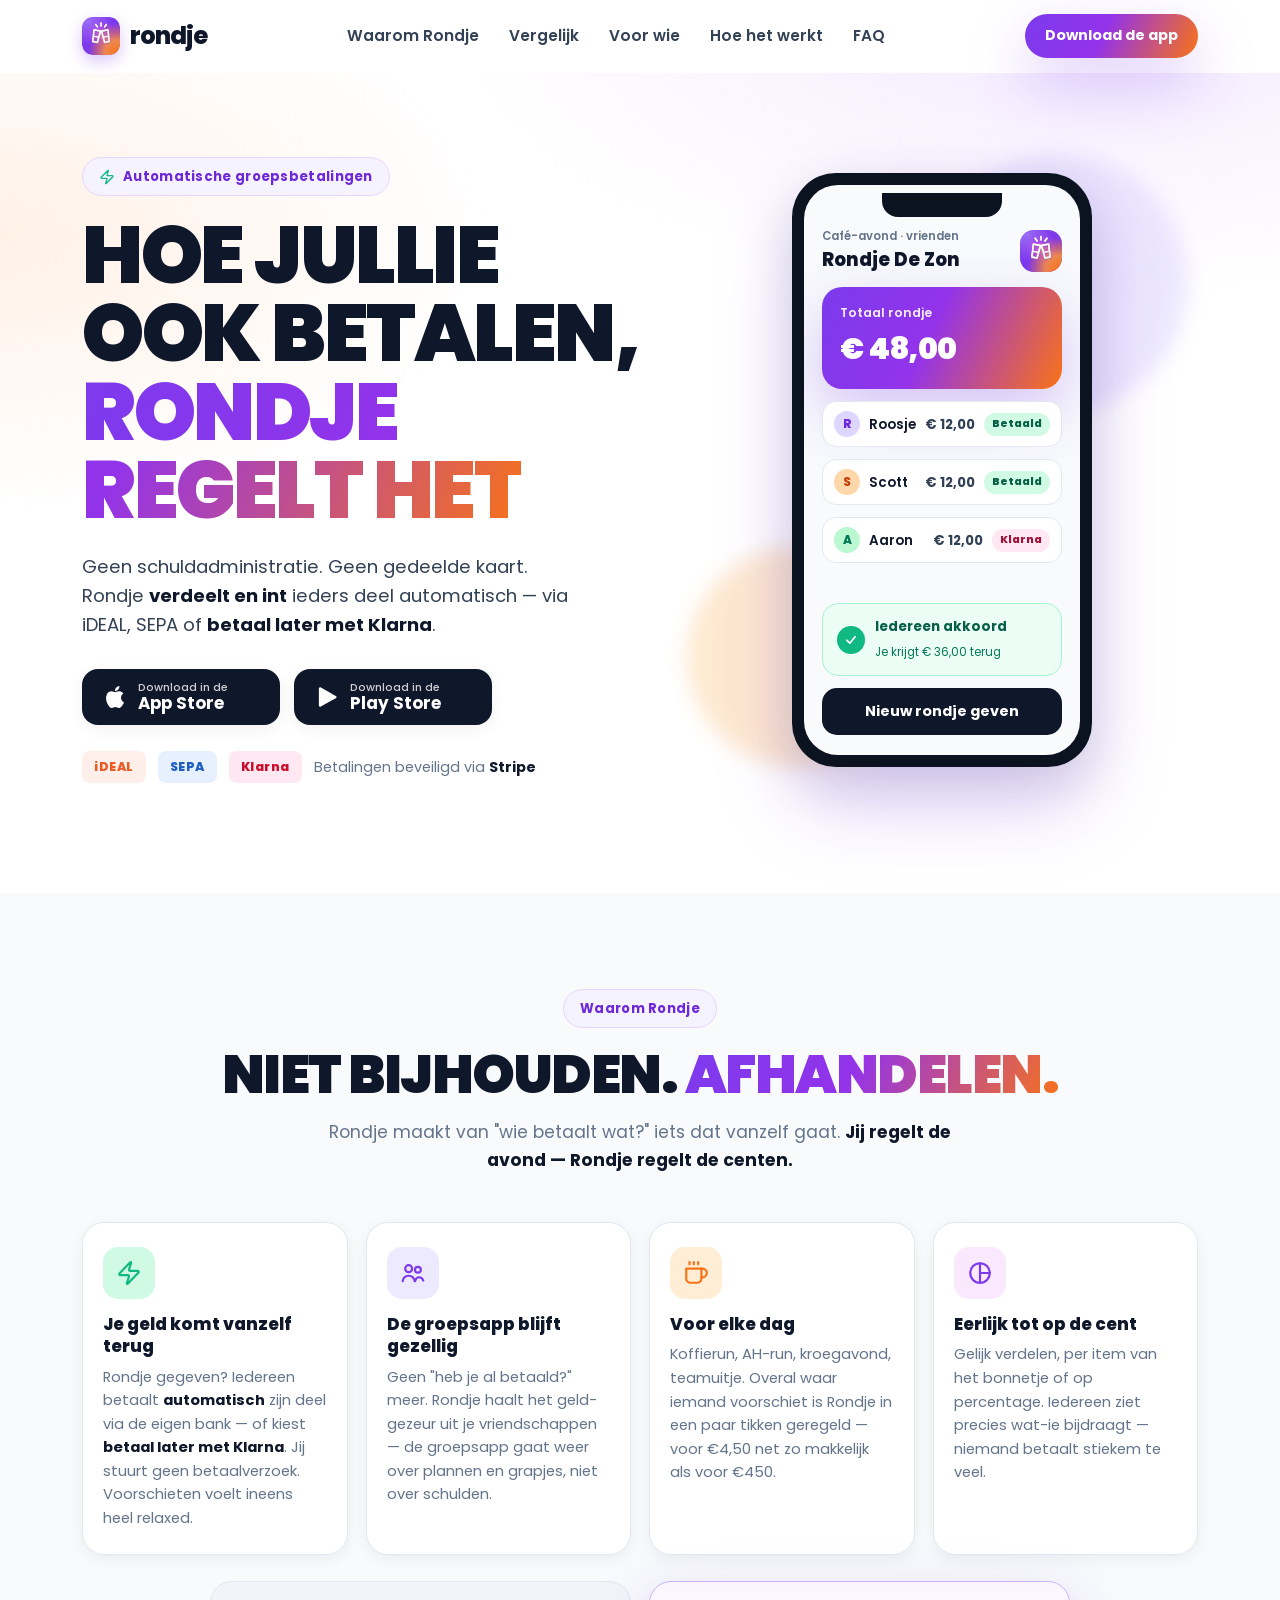
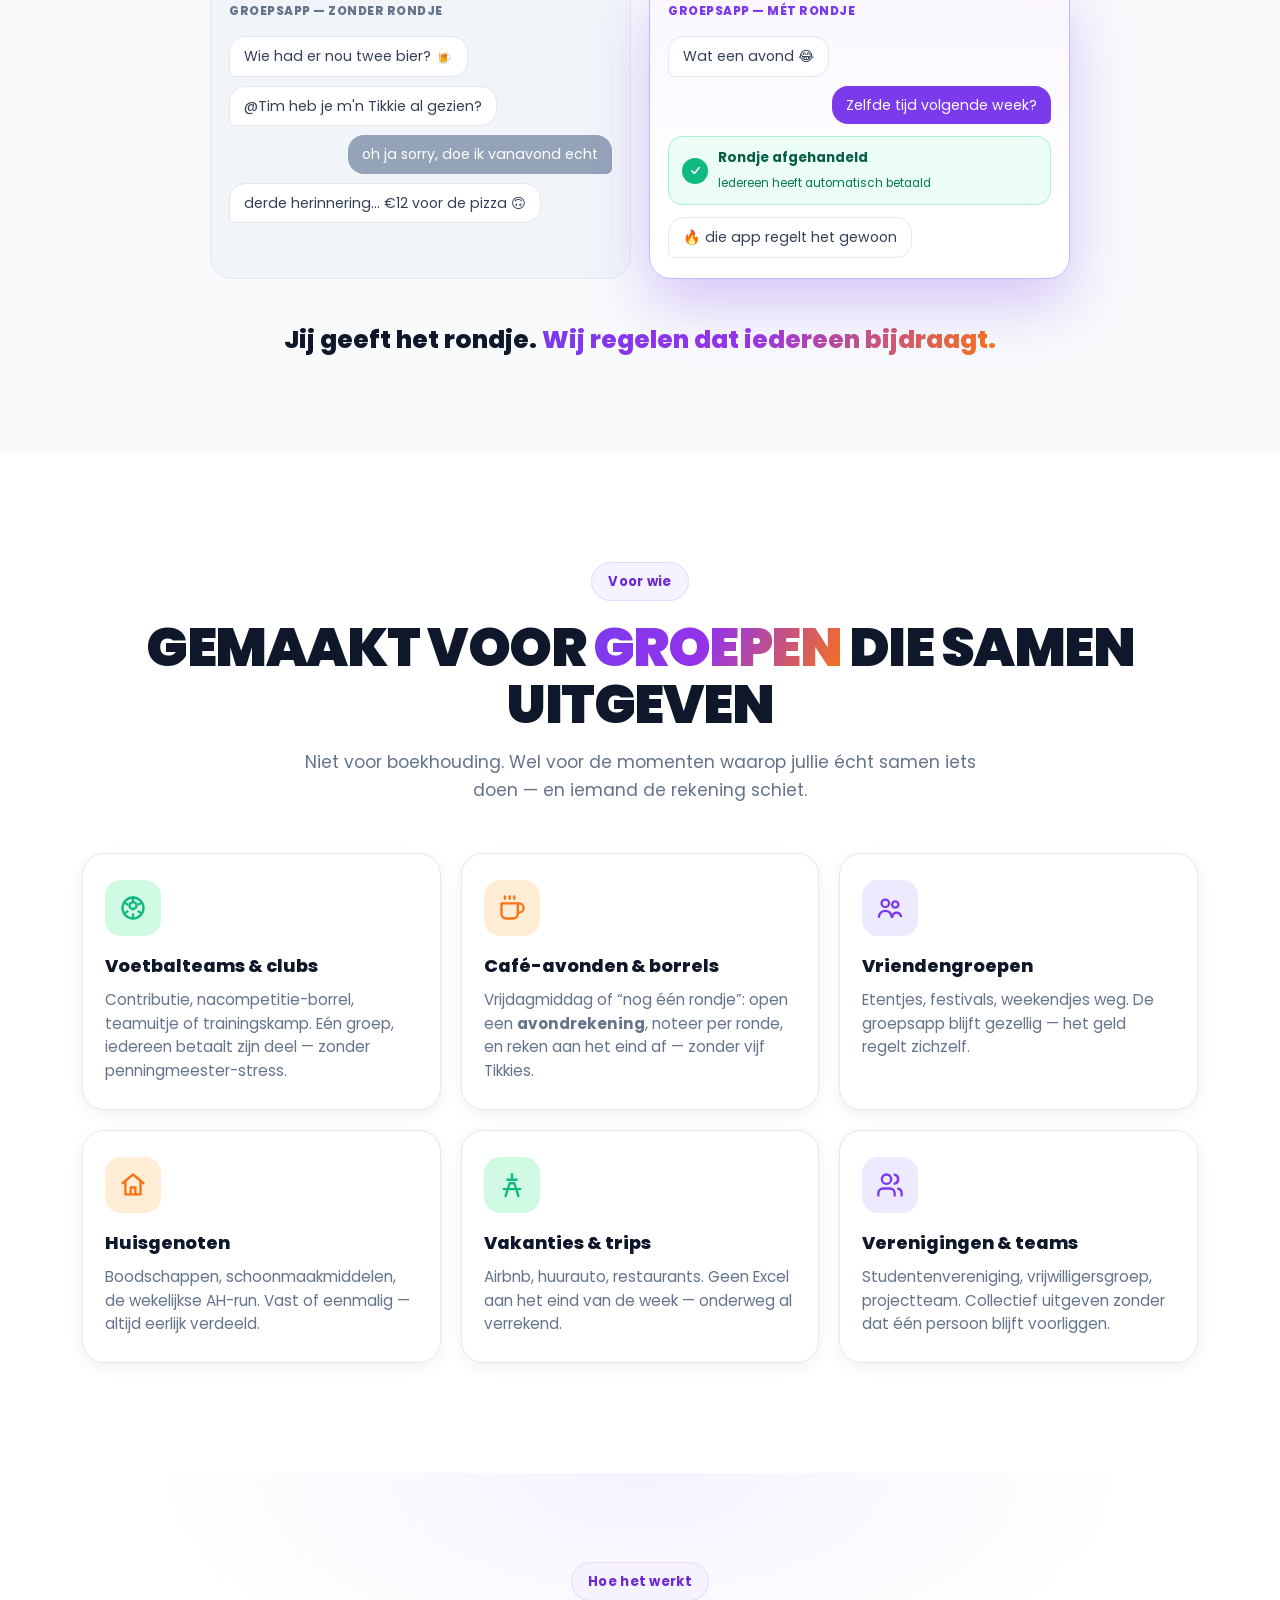
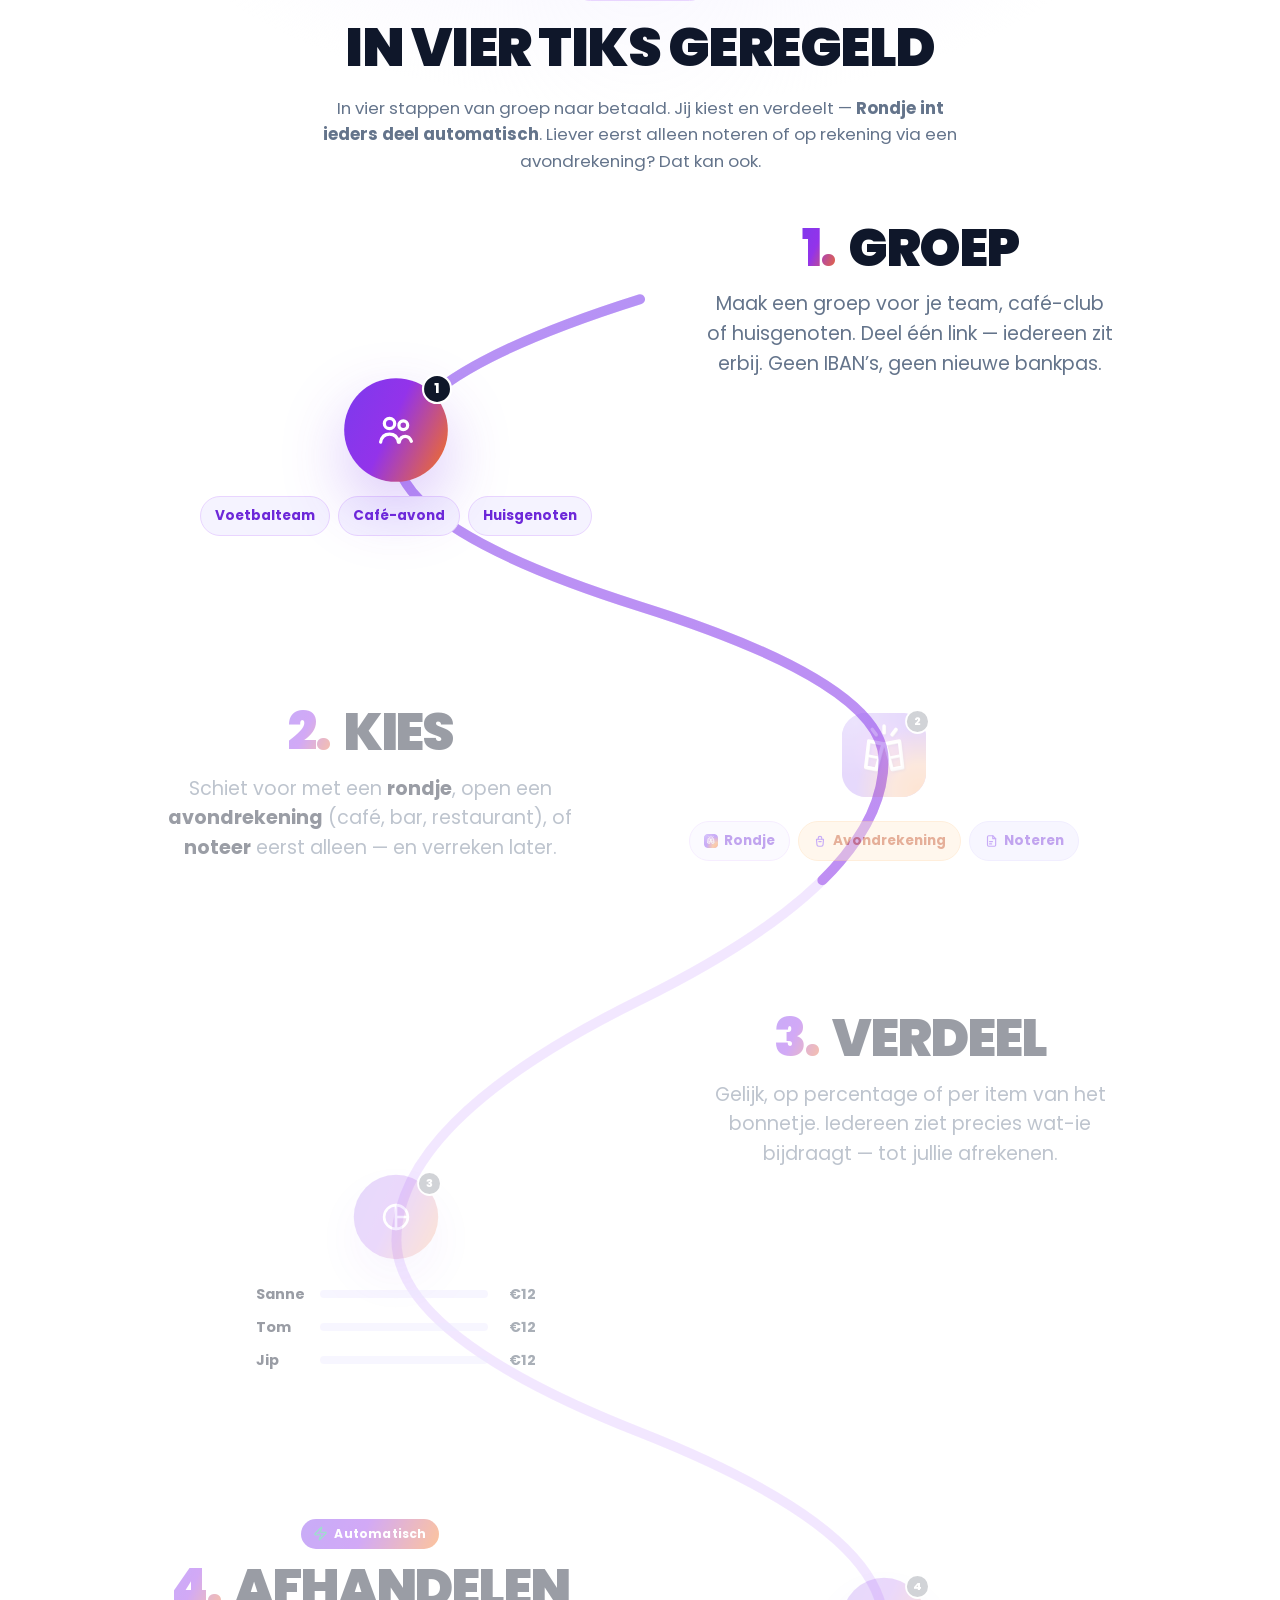
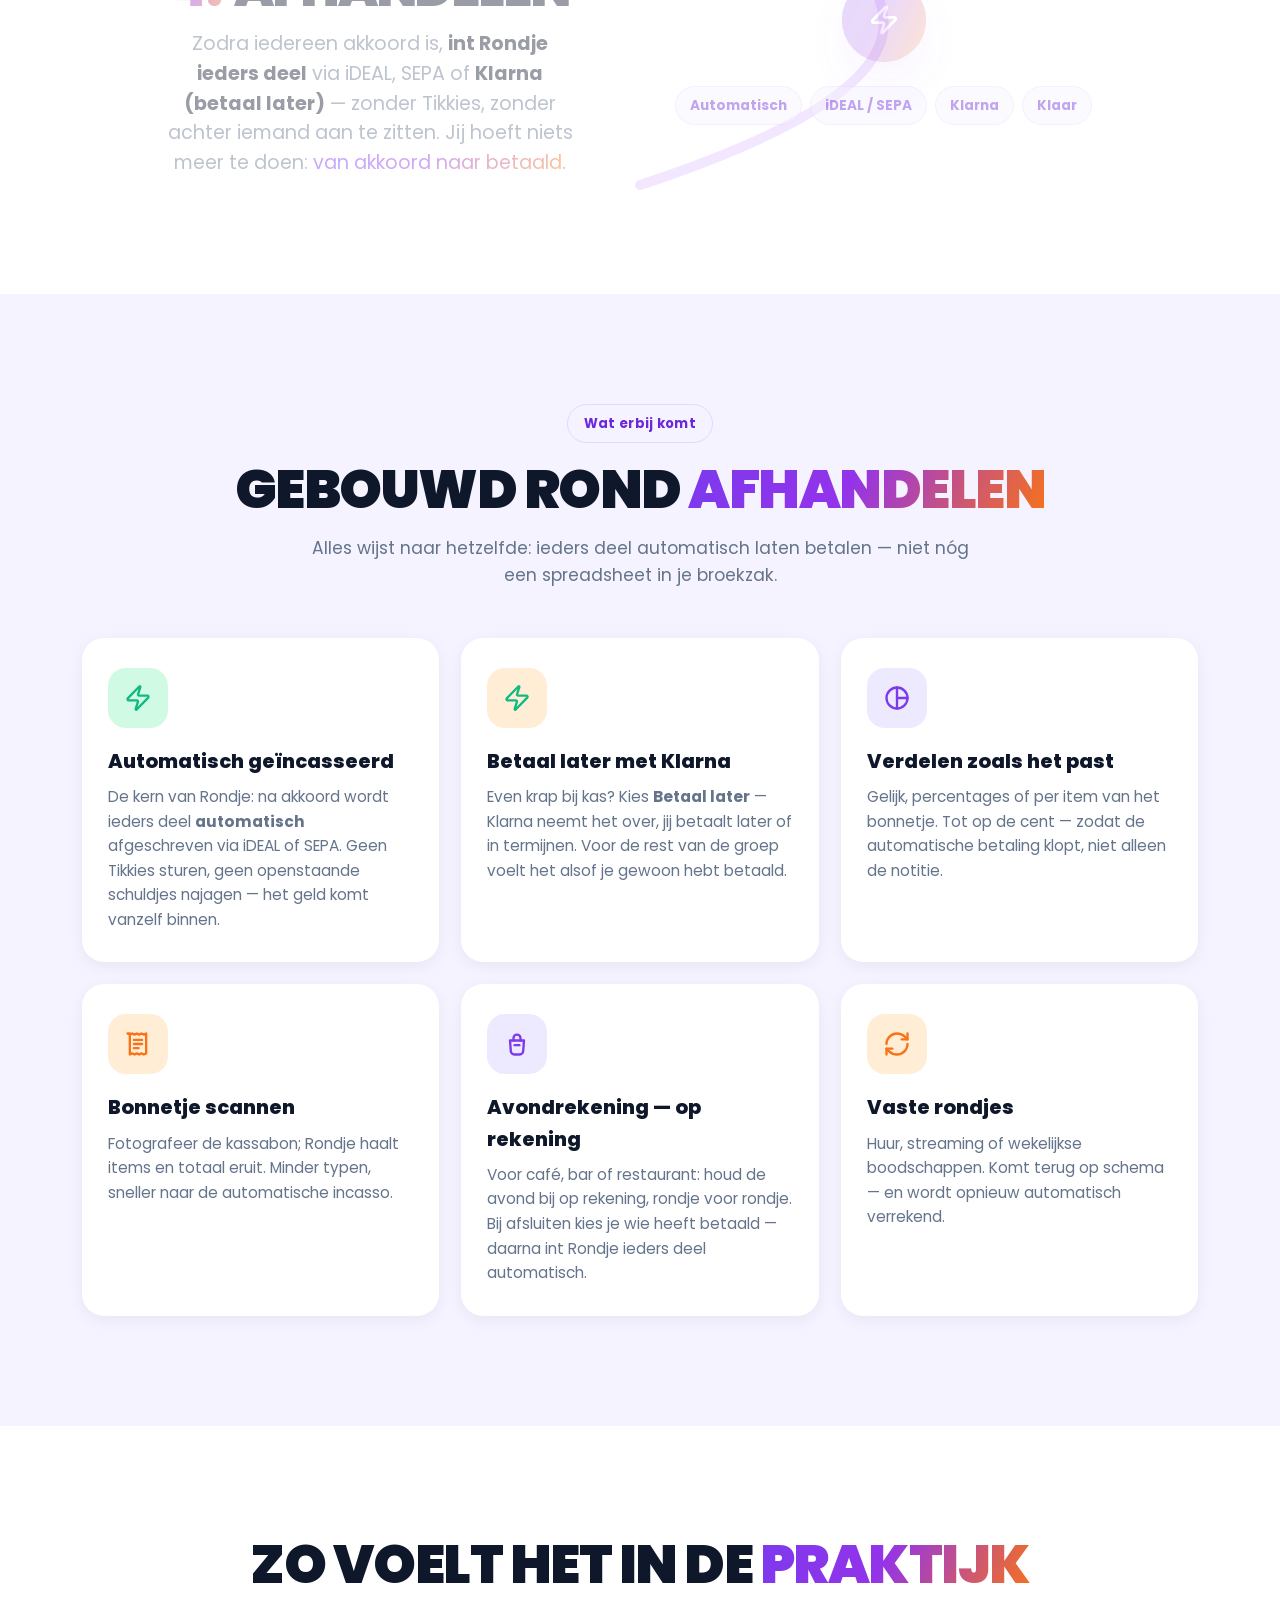
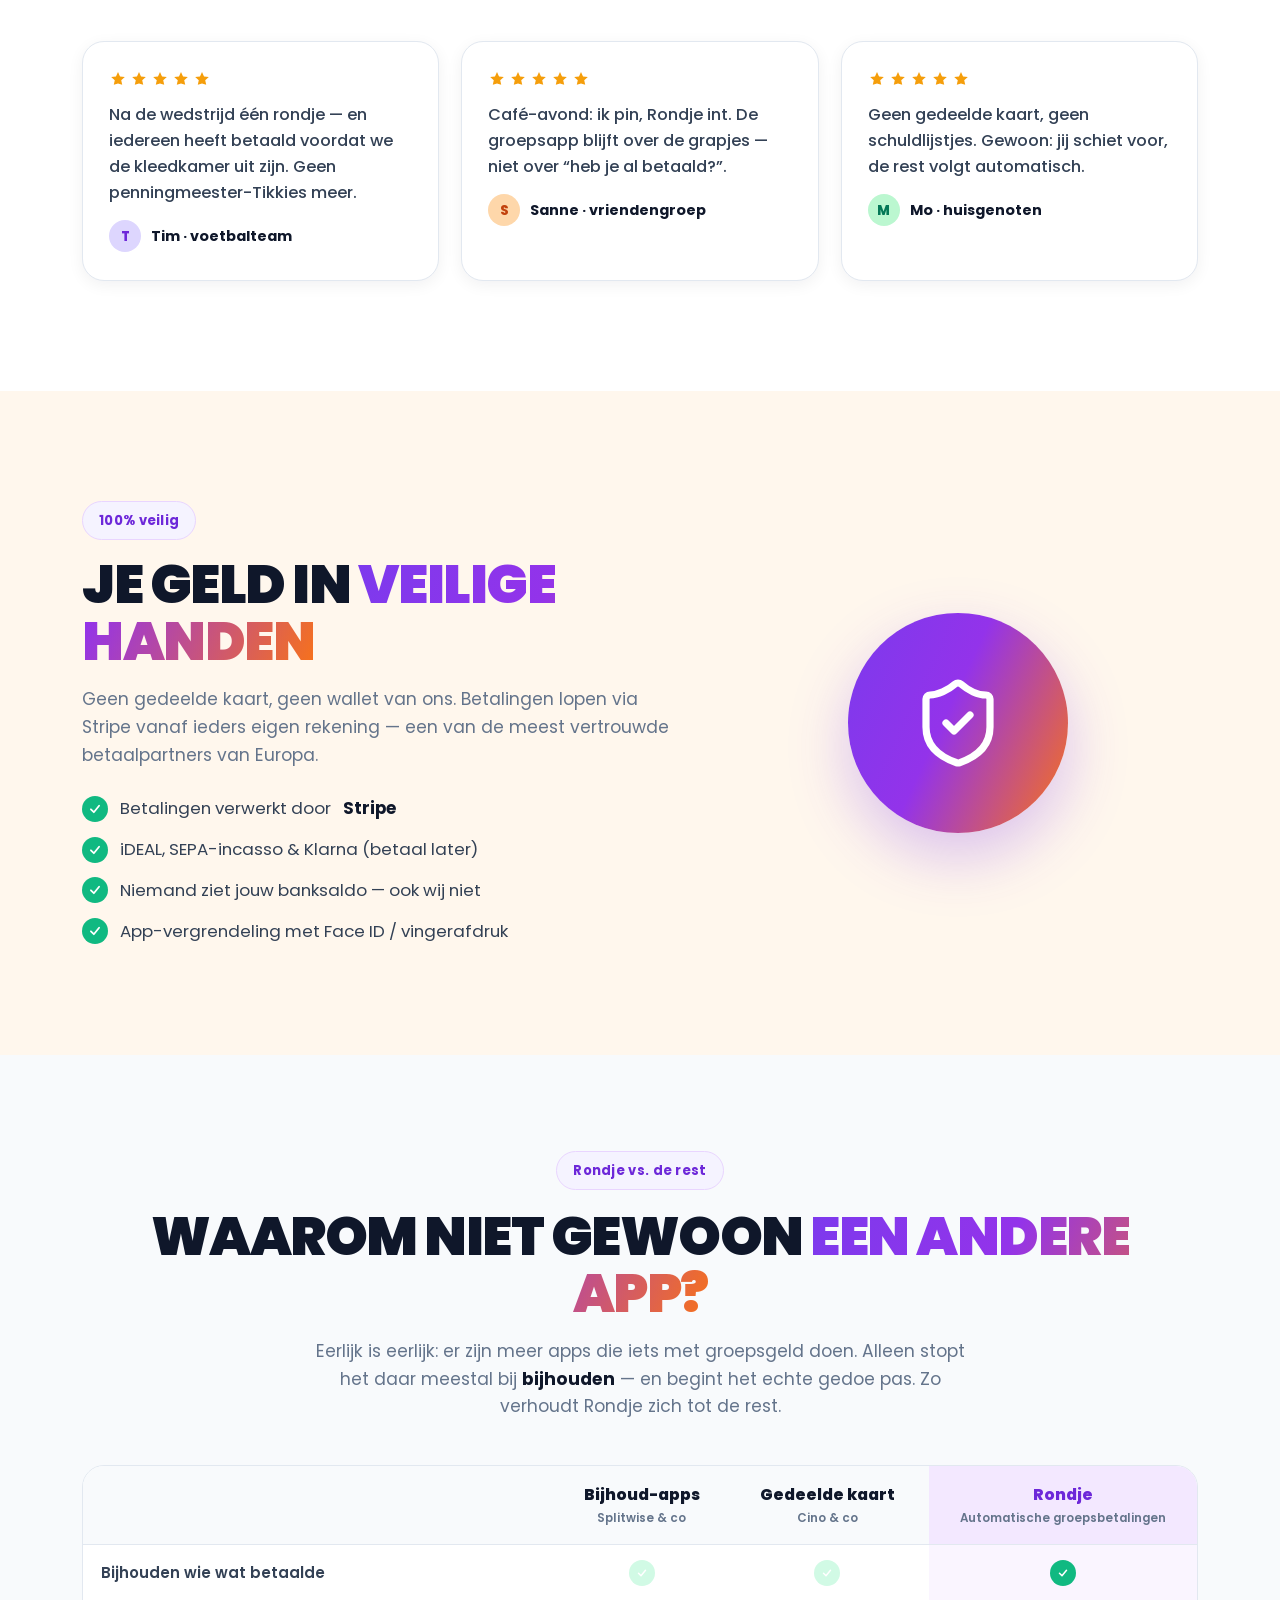
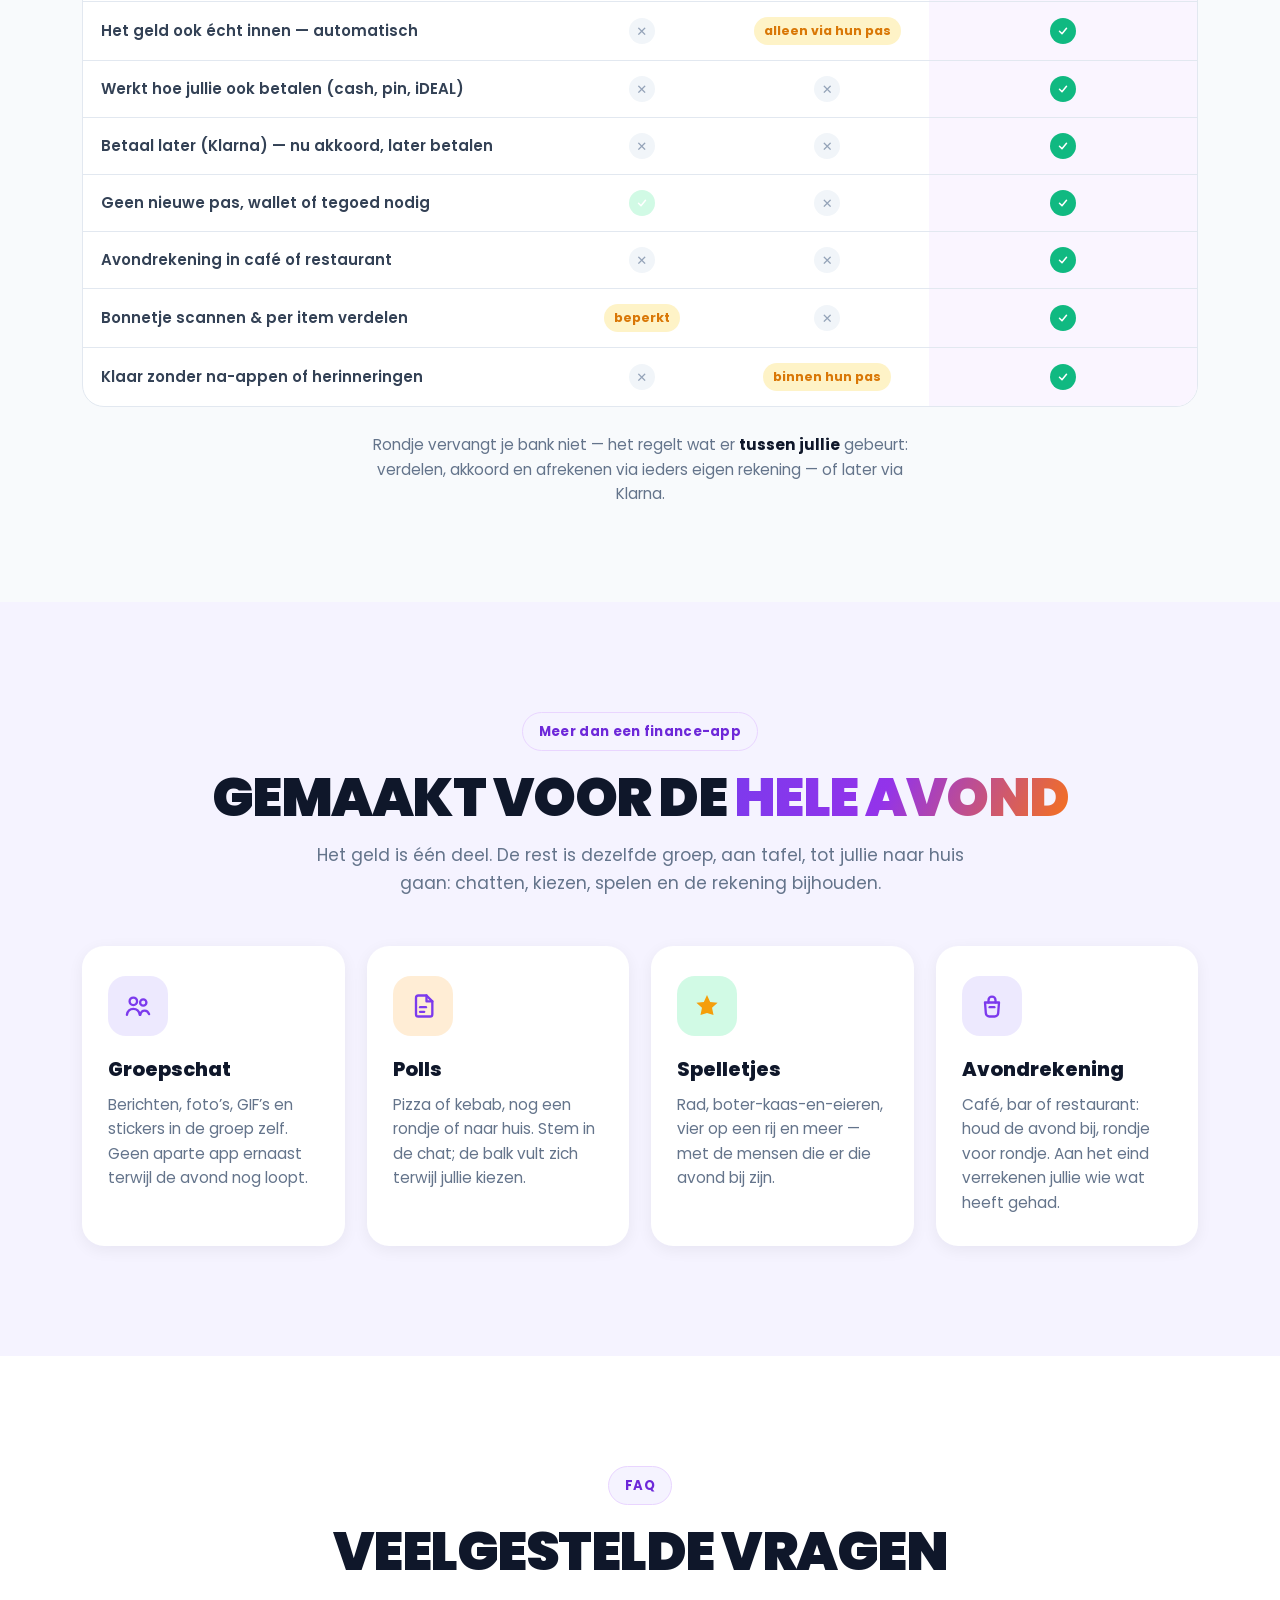
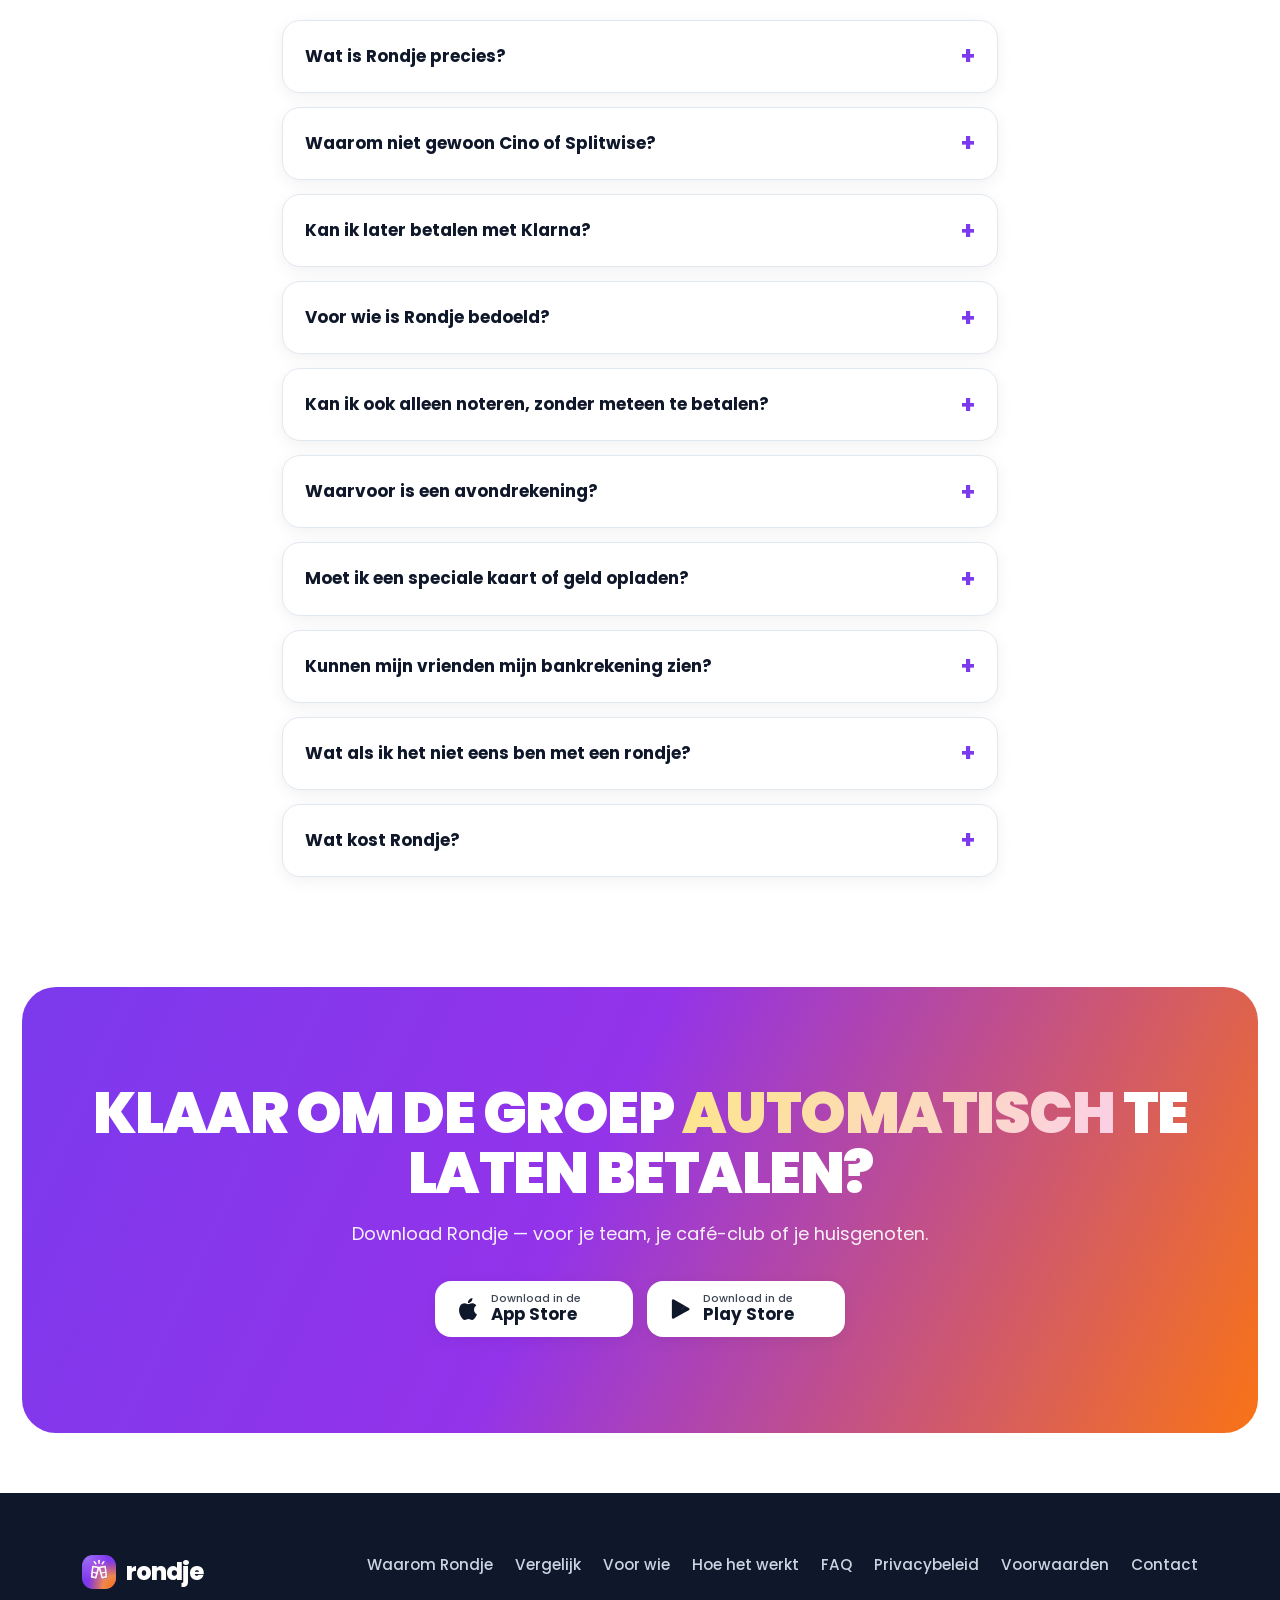
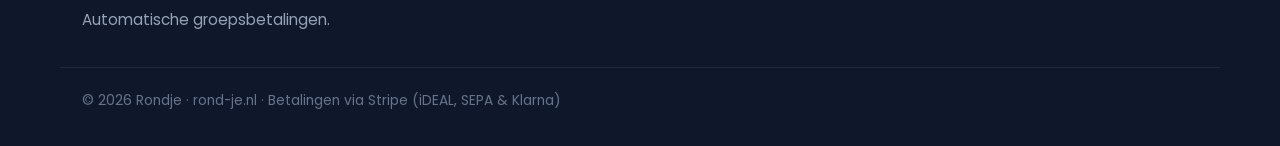
<file: index.html>
<!DOCTYPE html>
<html lang="nl">
<head>
  <meta charset="UTF-8" />
  <meta name="viewport" content="width=device-width, initial-scale=1.0" />
  <title>Rondje – Automatische groepsbetalingen</title>
  <meta name="description" content="Hoe de groep uiteindelijk ook betaalt — Rondje regelt de verdeling automatisch. Via iDEAL, SEPA of betaal later met Klarna. Voor vriendengroepen, café-avonden, voetbalteams en huisgenoten." />

  <meta property="og:type" content="website" />
  <meta property="og:title" content="Rondje – Automatische groepsbetalingen" />
  <meta property="og:description" content="Hoe de groep ook betaalt, Rondje verdeelt en int ieders deel automatisch — of betaal later met Klarna. Geen schuldadministratie, geen gedeelde kaart." />
  <meta property="og:url" content="https://rond-je.nl" />
  <meta property="og:image" content="https://rond-je.nl/assets/logo-mark.svg" />
  <meta name="theme-color" content="#7C3AED" />

  <link rel="icon" type="image/svg+xml" href="assets/logo-mark.svg" />
  <link rel="apple-touch-icon" href="assets/logo-mark.svg" />
  <link rel="preconnect" href="https://fonts.googleapis.com" />
  <link rel="preconnect" href="https://fonts.gstatic.com" crossorigin />
  <link href="https://fonts.googleapis.com/css2?family=Poppins:wght@400;500;600;700;800;900&display=swap" rel="stylesheet" />
  <link rel="stylesheet" href="styles.css" />
</head>
<body>
  <!-- ─────────────────────────  NAV  ───────────────────────── -->
  <header class="nav" id="nav">
    <div class="container nav__inner">
      <a href="#top" class="brand" aria-label="Rondje home">
        <img class="brand__mark" src="assets/logo-mark.svg" alt="" width="38" height="38" />
        <span class="brand__word">rondje</span>
      </a>

      <nav class="nav__links" aria-label="Hoofdmenu">
        <a href="#waarom">Waarom Rondje</a>
        <a href="#vergelijk">Vergelijk</a>
        <a href="#voor-wie">Voor wie</a>
        <a href="#hoe">Hoe het werkt</a>
        <a href="#faq">FAQ</a>
      </nav>

      <div class="nav__actions">
        <a href="https://apps.apple.com/nl/app/rondje-kosten-delen/id6807414308" class="btn btn--primary btn--sm">Download de app</a>
      </div>

      <button class="nav__burger" id="burger" aria-label="Menu openen" aria-expanded="false">
        <span></span><span></span><span></span>
      </button>
    </div>

    <div class="nav__mobile" id="navMobile" hidden>
      <a href="#waarom">Waarom Rondje</a>
      <a href="#vergelijk">Vergelijk</a>
      <a href="#voor-wie">Voor wie</a>
      <a href="#hoe">Hoe het werkt</a>
      <a href="#faq">FAQ</a>
      <a href="https://apps.apple.com/nl/app/rondje-kosten-delen/id6807414308" class="btn btn--primary">Download de app</a>
    </div>
  </header>

  <main id="top">
    <!-- ─────────────────────────  HERO  ───────────────────────── -->
    <section class="hero">
      <div class="container hero__inner">
        <div class="hero__copy">
          <span class="pill pill--icon"><img src="assets/icons/bolt.svg" alt="" width="16" height="16" /> Automatische groepsbetalingen</span>
          <h1 class="hero__title">
            HOE JULLIE OOK BETALEN,<br />
            <span class="grad-text">RONDJE REGELT HET</span>
          </h1>
          <p class="hero__sub">
            Geen schuldadministratie. Geen gedeelde kaart.
            Rondje <strong>verdeelt en int</strong> ieders deel automatisch —
            via iDEAL, SEPA of <strong>betaal later met Klarna</strong>.
          </p>

          <div class="hero__cta" id="download">
            <a href="https://apps.apple.com/nl/app/rondje-kosten-delen/id6807414308" class="store-btn" aria-label="Download in de App Store">
              <svg viewBox="0 0 24 24" width="22" height="22" aria-hidden="true"><path fill="currentColor" d="M12.152 6.896c-.948 0-2.415-1.078-3.96-1.04-2.04.027-3.91 1.183-4.961 3.014-2.117 3.675-.546 9.103 1.519 12.09 1.013 1.454 2.208 3.09 3.792 3.039 1.52-.065 2.09-.987 3.935-.987 1.831 0 2.35.987 3.96.948 1.637-.026 2.676-1.48 3.676-2.948 1.156-1.688 1.636-3.325 1.662-3.415-.039-.013-3.182-1.221-3.22-4.857-.026-3.04 2.48-4.494 2.597-4.559-1.429-2.09-3.623-2.324-4.39-2.376-2-.156-3.675 1.09-4.61 1.09zm3.378-3.066c.843-1.012 1.4-2.427 1.245-3.83-1.207.052-2.662.805-3.532 1.818-.78.896-1.454 2.338-1.273 3.714 1.338.104 2.715-.688 3.56-1.702z"/></svg>
              <span><small>Download in de</small><strong>App Store</strong></span>
            </a>
            <a href="#" class="store-btn" aria-label="Download in de Google Play Store">
              <svg viewBox="0 0 24 24" width="22" height="22" aria-hidden="true"><path fill="currentColor" d="M3.6 1.8c-.3.26-.47.66-.47 1.18v18.04c0 .52.17.92.48 1.18l.07.06L14 12.13v-.24L3.68 1.74l-.08.06ZM17.5 15.6l-3.4-3.4v-.24l3.4-3.4.08.05 4.03 2.29c1.15.65 1.15 1.72 0 2.38l-4.03 2.29-.08.03ZM17.42 15.55 13.9 12.02 3.6 22.32c.38.4 1 .45 1.72.05l12.1-6.82ZM17.42 8.49 5.32 1.67c-.72-.4-1.34-.35-1.72.05l10.3 10.3 3.52-3.53Z"/></svg>
              <span><small>Download in de</small><strong>Play Store</strong></span>
            </a>
          </div>

          <div class="hero__trust">
            <span class="dot dot--ideal">iDEAL</span>
            <span class="dot dot--sepa">SEPA</span>
            <span class="dot dot--klarna">Klarna</span>
            <span class="hero__trust-txt">Betalingen beveiligd via <strong>Stripe</strong></span>
          </div>
        </div>

        <!-- Telefoon-mockup met een live rondje -->
        <div class="hero__visual">
          <div class="blob blob--1" aria-hidden="true"></div>
          <div class="blob blob--2" aria-hidden="true"></div>

          <div class="phone" aria-hidden="true">
            <div class="phone__notch"></div>
            <div class="phone__screen">
              <div class="app">
                <div class="app__top">
                  <div>
                    <p class="app__eyebrow">Café-avond · vrienden</p>
                    <h3 class="app__title">Rondje De Zon</h3>
                  </div>
                  <div class="app__avatar"><img src="assets/logo-mark.svg" alt="" width="42" height="42" /></div>
                </div>

                <div class="app__amount">
                  <span>Totaal rondje</span>
                  <strong>€ 48,00</strong>
                </div>

                <div class="app__row">
                  <div class="mini-ava">R</div>
                  <span class="app__name">Roosje</span>
                  <span class="app__part">€ 12,00</span>
                  <span class="chip chip--ok">Betaald</span>
                </div>
                <div class="app__row">
                  <div class="mini-ava mini-ava--b">S</div>
                  <span class="app__name">Scott</span>
                  <span class="app__part">€ 12,00</span>
                  <span class="chip chip--ok">Betaald</span>
                </div>
                <div class="app__row">
                  <div class="mini-ava mini-ava--c">A</div>
                  <span class="app__name">Aaron</span>
                  <span class="app__part">€ 12,00</span>
                  <span class="chip chip--later">Klarna</span>
                </div>

                <div class="app__banner">
                  <span class="app__check"><img src="assets/icons/check.svg" alt="" width="14" height="14" /></span>
                  <div>
                    <strong>Iedereen akkoord</strong>
                    <small>Je krijgt € 36,00 terug</small>
                  </div>
                </div>

                <button class="app__btn">Nieuw rondje geven</button>
              </div>
            </div>
          </div>
        </div>
      </div>
    </section>

    <!-- ─────────────────────  WAAROM / VOORDELEN  ───────────────────── -->
    <section class="position" id="waarom">
      <div class="container">
        <span class="pill pill--center">Waarom Rondje</span>
        <h2 class="section-title">NIET BIJHOUDEN. <span class="grad-text">AFHANDELEN.</span></h2>
        <p class="section-lead">
          Rondje maakt van "wie betaalt wat?" iets dat vanzelf gaat.
          <strong>Jij regelt de avond — Rondje regelt de centen.</strong>
        </p>

        <div class="why__grid">
          <article class="why-card">
            <div class="why-card__icon why-card__icon--green"><img src="assets/icons/bolt.svg" alt="" width="26" height="26" /></div>
            <h3>Je geld komt vanzelf terug</h3>
            <p>Rondje gegeven? Iedereen betaalt <strong>automatisch</strong> zijn deel via de eigen bank — of kiest <strong>betaal later met Klarna</strong>. Jij stuurt geen betaalverzoek. Voorschieten voelt ineens heel relaxed.</p>
          </article>
          <article class="why-card">
            <div class="why-card__icon why-card__icon--purple"><img src="assets/icons/friends.svg" alt="" width="26" height="26" /></div>
            <h3>De groepsapp blijft gezellig</h3>
            <p>Geen "heb je al betaald?" meer. Rondje haalt het geld-gezeur uit je vriendschappen — de groepsapp gaat weer over plannen en grapjes, niet over schulden.</p>
          </article>
          <article class="why-card">
            <div class="why-card__icon why-card__icon--orange"><img src="assets/icons/cafe.svg" alt="" width="26" height="26" /></div>
            <h3>Voor elke dag</h3>
            <p>Koffierun, AH-run, kroegavond, teamuitje. Overal waar iemand voorschiet is Rondje in een paar tikken geregeld — voor €4,50 net zo makkelijk als voor €450.</p>
          </article>
          <article class="why-card">
            <div class="why-card__icon why-card__icon--lilac"><img src="assets/icons/split.svg" alt="" width="26" height="26" /></div>
            <h3>Eerlijk tot op de cent</h3>
            <p>Gelijk verdelen, per item van het bonnetje of op percentage. Iedereen ziet precies wat-ie bijdraagt — niemand betaalt stiekem te veel.</p>
          </article>
        </div>

        <!-- Speels: de groepsapp vóór en mét Rondje -->
        <div class="chatdemo">
          <div class="chatdemo__panel chatdemo__panel--before" aria-label="Groepsapp zonder Rondje">
            <p class="chatdemo__label">Groepsapp — zonder Rondje</p>
            <div class="bubble bubble--in">Wie had er nou twee bier? 🍺</div>
            <div class="bubble bubble--in">@Tim heb je m'n Tikkie al gezien?</div>
            <div class="bubble bubble--out">oh ja sorry, doe ik vanavond echt</div>
            <div class="bubble bubble--in">derde herinnering… €12 voor de pizza 🙃</div>
          </div>
          <div class="chatdemo__panel chatdemo__panel--after" aria-label="Groepsapp met Rondje">
            <p class="chatdemo__label">Groepsapp — mét Rondje</p>
            <div class="bubble bubble--in">Wat een avond 😂</div>
            <div class="bubble bubble--out">Zelfde tijd volgende week?</div>
            <div class="chatdemo__notify">
              <span class="chatdemo__check"><img src="assets/icons/check.svg" alt="" width="13" height="13" /></span>
              <div>
                <strong>Rondje afgehandeld</strong>
                <small>Iedereen heeft automatisch betaald</small>
              </div>
            </div>
            <div class="bubble bubble--in">🔥 die app regelt het gewoon</div>
          </div>
        </div>

        <p class="position__punch">
          Jij geeft het rondje. <span class="grad-text">Wij regelen dat iedereen bijdraagt.</span>
        </p>
      </div>
    </section>

    <!-- ─────────────────────────  VOOR WIE  ───────────────────────── -->
    <section class="audiences" id="voor-wie">
      <div class="container">
        <span class="pill pill--center">Voor wie</span>
        <h2 class="section-title">GEMAAKT VOOR <span class="grad-text">GROEPEN</span> DIE SAMEN UITGEVEN</h2>
        <p class="section-lead">Niet voor boekhouding. Wel voor de momenten waarop jullie écht samen iets doen — en iemand de rekening schiet.</p>

        <div class="audiences__grid">
          <article class="audience">
            <div class="audience__icon audience__icon--green"><img src="assets/icons/football.svg" alt="" width="28" height="28" /></div>
            <h3>Voetbalteams &amp; clubs</h3>
            <p>Contributie, nacompetitie-borrel, teamuitje of trainingskamp. Eén groep, iedereen betaalt zijn deel — zonder penningmeester-stress.</p>
          </article>
          <article class="audience">
            <div class="audience__icon audience__icon--orange"><img src="assets/icons/cafe.svg" alt="" width="28" height="28" /></div>
            <h3>Café-avonden &amp; borrels</h3>
            <p>Vrijdagmiddag of “nog één rondje”: open een <strong>avondrekening</strong>, noteer per ronde, en reken aan het eind af — zonder vijf Tikkies.</p>
          </article>
          <article class="audience">
            <div class="audience__icon audience__icon--purple"><img src="assets/icons/friends.svg" alt="" width="28" height="28" /></div>
            <h3>Vriendengroepen</h3>
            <p>Etentjes, festivals, weekendjes weg. De groepsapp blijft gezellig — het geld regelt zichzelf.</p>
          </article>
          <article class="audience">
            <div class="audience__icon audience__icon--orange"><img src="assets/icons/home.svg" alt="" width="28" height="28" /></div>
            <h3>Huisgenoten</h3>
            <p>Boodschappen, schoonmaakmiddelen, de wekelijkse AH-run. Vast of eenmalig — altijd eerlijk verdeeld.</p>
          </article>
          <article class="audience">
            <div class="audience__icon audience__icon--green"><img src="assets/icons/trip.svg" alt="" width="28" height="28" /></div>
            <h3>Vakanties &amp; trips</h3>
            <p>Airbnb, huurauto, restaurants. Geen Excel aan het eind van de week — onderweg al verrekend.</p>
          </article>
          <article class="audience">
            <div class="audience__icon audience__icon--purple"><img src="assets/icons/team.svg" alt="" width="28" height="28" /></div>
            <h3>Verenigingen &amp; teams</h3>
            <p>Studentenvereniging, vrijwilligersgroep, projectteam. Collectief uitgeven zonder dat één persoon blijft voorliggen.</p>
          </article>
        </div>
      </div>
    </section>

    <!-- ─────────────────────────  HOE HET WERKT (pad-scrollytelling)  ───────────────────────── -->
    <section class="steps" id="hoe" data-journey>
      <div class="container steps__intro">
        <span class="pill pill--center">Hoe het werkt</span>
        <h2 class="section-title">IN VIER TIKS GEREGELD</h2>
        <p class="steps__lead">In vier stappen van groep naar betaald. Jij kiest en verdeelt — <strong>Rondje int ieders deel automatisch</strong>. Liever eerst alleen noteren of op rekening via een avondrekening? Dat kan ook.</p>
      </div>

      <div class="journey">
        <svg class="journey__snake" viewBox="0 0 100 100" preserveAspectRatio="none" aria-hidden="true">
          <defs>
            <linearGradient id="journeyGrad" x1="0" y1="0" x2="0" y2="1">
              <stop offset="0%" stop-color="#7C3AED" />
              <stop offset="55%" stop-color="#9333EA" />
              <stop offset="100%" stop-color="#F97316" />
            </linearGradient>
          </defs>
          <path class="journey__snake-bg" d="M50 2
            C 22 10, 22 18, 50 26
            C 78 34, 78 42, 50 50
            C 22 58, 22 66, 50 74
            C 78 82, 78 90, 50 98" />
          <path class="journey__snake-fill" id="journeyFill" d="M50 2
            C 22 10, 22 18, 50 26
            C 78 34, 78 42, 50 50
            C 22 58, 22 66, 50 74
            C 78 82, 78 90, 50 98" />
        </svg>

        <ol class="journey__stops">
          <li class="journey__stop journey__stop--a" data-step="1" id="tik-1">
            <div class="journey__row">
              <div class="journey__copy">
                <h3><span class="journey__n">1.</span> GROEP</h3>
                <p>Maak een groep voor je team, café-club of huisgenoten. Deel één link — iedereen zit erbij. Geen IBAN’s, geen nieuwe bankpas.</p>
              </div>
              <div class="journey__visual">
                <div class="journey__ball">
                  <img src="assets/icons/friends.svg" alt="" width="32" height="32" />
                  <span class="journey__num">1</span>
                </div>
                <div class="journey__chips">
                  <span>Voetbalteam</span>
                  <span>Café-avond</span>
                  <span>Huisgenoten</span>
                </div>
              </div>
            </div>
          </li>

          <li class="journey__stop journey__stop--b" data-step="2" id="tik-2">
            <div class="journey__row">
              <div class="journey__copy">
                <h3><span class="journey__n">2.</span> KIES</h3>
                <p>Schiet voor met een <strong>rondje</strong>, open een <strong>avondrekening</strong> (café, bar, restaurant), of <strong>noteer</strong> eerst alleen — en verreken later.</p>
              </div>
              <div class="journey__visual">
                <div class="journey__ball journey__ball--logo">
                  <img src="assets/logo-mark.svg" alt="" width="96" height="96" />
                  <span class="journey__num">2</span>
                </div>
                <ul class="path__tags">
                  <li><img src="assets/logo-mark.svg" alt="" width="14" height="14" /> Rondje</li>
                  <li><img src="assets/icons/pot.svg" alt="" width="14" height="14" /> Avondrekening</li>
                  <li><img src="assets/icons/note.svg" alt="" width="14" height="14" /> Noteren</li>
                </ul>
              </div>
            </div>
          </li>

          <li class="journey__stop journey__stop--a" data-step="3" id="tik-3">
            <div class="journey__row">
              <div class="journey__copy">
                <h3><span class="journey__n">3.</span> VERDEEL</h3>
                <p>Gelijk, op percentage of per item van het bonnetje. Iedereen ziet precies wat-ie bijdraagt — tot jullie afrekenen.</p>
              </div>
              <div class="journey__visual">
                <div class="journey__ball">
                  <img src="assets/icons/split.svg" alt="" width="32" height="32" />
                  <span class="journey__num">3</span>
                </div>
                <div class="scrolly__split-demo" aria-hidden="true">
                  <div><b>Sanne</b><i style="--w:33%"></i><span>€12</span></div>
                  <div><b>Tom</b><i style="--w:33%"></i><span>€12</span></div>
                  <div><b>Jip</b><i style="--w:34%"></i><span>€12</span></div>
                </div>
              </div>
            </div>
          </li>

          <li class="journey__stop journey__stop--b journey__stop--final" data-step="4" id="tik-4">
            <div class="journey__row">
              <div class="journey__copy">
                <span class="path__badge"><img src="assets/icons/bolt.svg" alt="" width="15" height="15" /> Automatisch</span>
                <h3><span class="journey__n">4.</span> AFHANDELEN</h3>
                <p>Zodra iedereen akkoord is, <strong>int Rondje ieders deel</strong> via iDEAL, SEPA of <strong>Klarna (betaal later)</strong> — zonder Tikkies, zonder achter iemand aan te zitten. Jij hoeft niets meer te doen: <span class="grad-text">van akkoord naar betaald</span>.</p>
              </div>
              <div class="journey__visual">
                <div class="journey__ball journey__ball--final">
                  <img src="assets/icons/bolt.svg" alt="" width="32" height="32" />
                  <span class="journey__num">4</span>
                </div>
                <div class="journey__chips">
                  <span>Automatisch</span>
                  <span>iDEAL / SEPA</span>
                  <span>Klarna</span>
                  <span>Klaar</span>
                </div>
              </div>
            </div>
          </li>
        </ol>
      </div>
    </section>

    <!-- ─────────────────────────  FUNCTIES  ───────────────────────── -->
    <section class="features" id="functies">
      <div class="container">
        <span class="pill pill--center">Wat erbij komt</span>
        <h2 class="section-title">GEBOUWD ROND <span class="grad-text">AFHANDELEN</span></h2>
        <p class="section-lead">Alles wijst naar hetzelfde: ieders deel automatisch laten betalen — niet nóg een spreadsheet in je broekzak.</p>

        <div class="features__grid">
          <article class="feature">
            <div class="feature__icon feature__icon--green"><img src="assets/icons/bolt.svg" alt="" width="28" height="28" /></div>
            <h3>Automatisch geïncasseerd</h3>
            <p>De kern van Rondje: na akkoord wordt ieders deel <strong>automatisch</strong> afgeschreven via iDEAL of SEPA. Geen Tikkies sturen, geen openstaande schuldjes najagen — het geld komt vanzelf binnen.</p>
          </article>
          <article class="feature">
            <div class="feature__icon feature__icon--orange"><img src="assets/icons/bolt.svg" alt="" width="28" height="28" /></div>
            <h3>Betaal later met Klarna</h3>
            <p>Even krap bij kas? Kies <strong>Betaal later</strong> — Klarna neemt het over, jij betaalt later of in termijnen. Voor de rest van de groep voelt het alsof je gewoon hebt betaald.</p>
          </article>
          <article class="feature">
            <div class="feature__icon feature__icon--purple"><img src="assets/icons/split.svg" alt="" width="28" height="28" /></div>
            <h3>Verdelen zoals het past</h3>
            <p>Gelijk, percentages of per item van het bonnetje. Tot op de cent — zodat de automatische betaling klopt, niet alleen de notitie.</p>
          </article>
          <article class="feature">
            <div class="feature__icon feature__icon--orange"><img src="assets/icons/receipt.svg" alt="" width="28" height="28" /></div>
            <h3>Bonnetje scannen</h3>
            <p>Fotografeer de kassabon; Rondje haalt items en totaal eruit. Minder typen, sneller naar de automatische incasso.</p>
          </article>
          <article class="feature">
            <div class="feature__icon feature__icon--purple"><img src="assets/icons/pot.svg" alt="" width="28" height="28" /></div>
            <h3>Avondrekening — op rekening</h3>
            <p>Voor café, bar of restaurant: houd de avond bij op rekening, rondje voor rondje. Bij afsluiten kies je wie heeft betaald — daarna int Rondje ieders deel automatisch.</p>
          </article>
          <article class="feature">
            <div class="feature__icon feature__icon--orange"><img src="assets/icons/recurring.svg" alt="" width="28" height="28" /></div>
            <h3>Vaste rondjes</h3>
            <p>Huur, streaming of wekelijkse boodschappen. Komt terug op schema — en wordt opnieuw automatisch verrekend.</p>
          </article>
        </div>
      </div>
    </section>

    <!-- ─────────────────────────  TESTIMONIALS  ───────────────────────── -->
    <section class="quotes">
      <div class="container">
        <h2 class="section-title">ZO VOELT HET IN DE <span class="grad-text">PRAKTIJK</span></h2>
        <div class="quotes__grid">
          <figure class="quote">
            <div class="quote__stars" aria-label="5 van de 5 sterren"><img src="assets/icons/star.svg" alt="" width="18" height="18" /><img src="assets/icons/star.svg" alt="" width="18" height="18" /><img src="assets/icons/star.svg" alt="" width="18" height="18" /><img src="assets/icons/star.svg" alt="" width="18" height="18" /><img src="assets/icons/star.svg" alt="" width="18" height="18" /></div>
            <blockquote>Na de wedstrijd één rondje — en iedereen heeft betaald voordat we de kleedkamer uit zijn. Geen penningmeester-Tikkies meer.</blockquote>
            <figcaption><span class="quote__ava">T</span> Tim · voetbalteam</figcaption>
          </figure>
          <figure class="quote">
            <div class="quote__stars" aria-label="5 van de 5 sterren"><img src="assets/icons/star.svg" alt="" width="18" height="18" /><img src="assets/icons/star.svg" alt="" width="18" height="18" /><img src="assets/icons/star.svg" alt="" width="18" height="18" /><img src="assets/icons/star.svg" alt="" width="18" height="18" /><img src="assets/icons/star.svg" alt="" width="18" height="18" /></div>
            <blockquote>Café-avond: ik pin, Rondje int. De groepsapp blijft over de grapjes — niet over “heb je al betaald?”.</blockquote>
            <figcaption><span class="quote__ava quote__ava--b">S</span> Sanne · vriendengroep</figcaption>
          </figure>
          <figure class="quote">
            <div class="quote__stars" aria-label="5 van de 5 sterren"><img src="assets/icons/star.svg" alt="" width="18" height="18" /><img src="assets/icons/star.svg" alt="" width="18" height="18" /><img src="assets/icons/star.svg" alt="" width="18" height="18" /><img src="assets/icons/star.svg" alt="" width="18" height="18" /><img src="assets/icons/star.svg" alt="" width="18" height="18" /></div>
            <blockquote>Geen gedeelde kaart, geen schuldlijstjes. Gewoon: jij schiet voor, de rest volgt automatisch.</blockquote>
            <figcaption><span class="quote__ava quote__ava--c">M</span> Mo · huisgenoten</figcaption>
          </figure>
        </div>
      </div>
    </section>

    <!-- ─────────────────────────  VEILIGHEID  ───────────────────────── -->
    <section class="secure" id="veilig">
      <div class="container secure__inner">
        <div class="secure__copy">
          <span class="pill">100% veilig</span>
          <h2 class="section-title section-title--left">JE GELD IN <span class="grad-text">VEILIGE HANDEN</span></h2>
          <p class="section-lead section-lead--left">
            Geen gedeelde kaart, geen wallet van ons. Betalingen lopen via Stripe vanaf
            ieders eigen rekening — een van de meest vertrouwde betaalpartners van Europa.
          </p>
          <ul class="secure__list">
            <li><span class="tick"><img src="assets/icons/check.svg" alt="" width="14" height="14" /></span> Betalingen verwerkt door <strong>Stripe</strong></li>
            <li><span class="tick"><img src="assets/icons/check.svg" alt="" width="14" height="14" /></span> iDEAL, SEPA-incasso &amp; Klarna (betaal later)</li>
            <li><span class="tick"><img src="assets/icons/check.svg" alt="" width="14" height="14" /></span> Niemand ziet jouw banksaldo — ook wij niet</li>
            <li><span class="tick"><img src="assets/icons/check.svg" alt="" width="14" height="14" /></span> App-vergrendeling met Face ID / vingerafdruk</li>
          </ul>
        </div>
        <div class="secure__badge" aria-hidden="true">
          <div class="shield"><img src="assets/icons/shield.svg" alt="" width="96" height="96" /></div>
        </div>
      </div>
    </section>

    <!-- ─────────────────────  VERGELIJKING  ───────────────────── -->
    <section class="versus" id="vergelijk">
      <div class="container">
        <span class="pill pill--center">Rondje vs. de rest</span>
        <h2 class="section-title">WAAROM NIET GEWOON <span class="grad-text">EEN ANDERE APP?</span></h2>
        <p class="section-lead">
          Eerlijk is eerlijk: er zijn meer apps die iets met groepsgeld doen. Alleen stopt het daar
          meestal bij <strong>bijhouden</strong> — en begint het echte gedoe pas. Zo verhoudt Rondje zich tot de rest.
        </p>

        <p class="versus__hint">Schuif opzij voor de hele vergelijking →</p>
        <div class="versus__scroll">
          <table class="versus__table">
            <thead>
              <tr>
                <th scope="col"><span class="visually-hidden">Functie</span></th>
                <th scope="col"><span class="versus__app">Bijhoud-apps</span><small>Splitwise &amp; co</small></th>
                <th scope="col"><span class="versus__app">Gedeelde kaart</span><small>Cino &amp; co</small></th>
                <th scope="col" class="versus__rondje"><span class="versus__app">Rondje</span><small>Automatische groepsbetalingen</small></th>
              </tr>
            </thead>
            <tbody>
              <tr>
                <td>Bijhouden wie wat betaalde</td>
                <td><span class="mark mark--yes"><img src="assets/icons/check.svg" alt="ja" width="12" height="12" /></span></td>
                <td><span class="mark mark--yes"><img src="assets/icons/check.svg" alt="ja" width="12" height="12" /></span></td>
                <td class="versus__rondje"><span class="mark mark--yes mark--yes-strong"><img src="assets/icons/check.svg" alt="ja" width="12" height="12" /></span></td>
              </tr>
              <tr>
                <td>Het geld ook écht innen — automatisch</td>
                <td><span class="mark mark--no" aria-label="nee">✕</span></td>
                <td><span class="mark mark--part">alleen via hun pas</span></td>
                <td class="versus__rondje"><span class="mark mark--yes mark--yes-strong"><img src="assets/icons/check.svg" alt="ja" width="12" height="12" /></span></td>
              </tr>
              <tr>
                <td>Werkt hoe jullie ook betalen (cash, pin, iDEAL)</td>
                <td><span class="mark mark--no" aria-label="nee">✕</span></td>
                <td><span class="mark mark--no" aria-label="nee">✕</span></td>
                <td class="versus__rondje"><span class="mark mark--yes mark--yes-strong"><img src="assets/icons/check.svg" alt="ja" width="12" height="12" /></span></td>
              </tr>
              <tr>
                <td>Betaal later (Klarna) — nu akkoord, later betalen</td>
                <td><span class="mark mark--no" aria-label="nee">✕</span></td>
                <td><span class="mark mark--no" aria-label="nee">✕</span></td>
                <td class="versus__rondje"><span class="mark mark--yes mark--yes-strong"><img src="assets/icons/check.svg" alt="ja" width="12" height="12" /></span></td>
              </tr>
              <tr>
                <td>Geen nieuwe pas, wallet of tegoed nodig</td>
                <td><span class="mark mark--yes"><img src="assets/icons/check.svg" alt="ja" width="12" height="12" /></span></td>
                <td><span class="mark mark--no" aria-label="nee">✕</span></td>
                <td class="versus__rondje"><span class="mark mark--yes mark--yes-strong"><img src="assets/icons/check.svg" alt="ja" width="12" height="12" /></span></td>
              </tr>
              <tr>
                <td>Avondrekening in café of restaurant</td>
                <td><span class="mark mark--no" aria-label="nee">✕</span></td>
                <td><span class="mark mark--no" aria-label="nee">✕</span></td>
                <td class="versus__rondje"><span class="mark mark--yes mark--yes-strong"><img src="assets/icons/check.svg" alt="ja" width="12" height="12" /></span></td>
              </tr>
              <tr>
                <td>Bonnetje scannen &amp; per item verdelen</td>
                <td><span class="mark mark--part">beperkt</span></td>
                <td><span class="mark mark--no" aria-label="nee">✕</span></td>
                <td class="versus__rondje"><span class="mark mark--yes mark--yes-strong"><img src="assets/icons/check.svg" alt="ja" width="12" height="12" /></span></td>
              </tr>
              <tr>
                <td>Klaar zonder na-appen of herinneringen</td>
                <td><span class="mark mark--no" aria-label="nee">✕</span></td>
                <td><span class="mark mark--part">binnen hun pas</span></td>
                <td class="versus__rondje"><span class="mark mark--yes mark--yes-strong"><img src="assets/icons/check.svg" alt="ja" width="12" height="12" /></span></td>
              </tr>
            </tbody>
          </table>
        </div>

        <p class="versus__note">
          Rondje vervangt je bank niet — het regelt wat er <strong>tussen jullie</strong> gebeurt:
          verdelen, akkoord en afrekenen via ieders eigen rekening — of later via Klarna.
        </p>
      </div>
    </section>

    <!-- ─────────────────────────  HELE AVOND  ───────────────────────── -->
    <section class="evening" id="avond">
      <div class="container">
        <span class="pill pill--center">Meer dan een finance-app</span>
        <h2 class="section-title">GEMAAKT VOOR DE <span class="grad-text">HELE AVOND</span></h2>
        <p class="section-lead">Het geld is één deel. De rest is dezelfde groep, aan tafel, tot jullie naar huis gaan: chatten, kiezen, spelen en de rekening bijhouden.</p>

        <div class="evening__grid">
          <article class="feature">
            <div class="feature__icon feature__icon--purple"><img src="assets/icons/friends.svg" alt="" width="28" height="28" /></div>
            <h3>Groepschat</h3>
            <p>Berichten, foto’s, GIF’s en stickers in de groep zelf. Geen aparte app ernaast terwijl de avond nog loopt.</p>
          </article>
          <article class="feature">
            <div class="feature__icon feature__icon--orange"><img src="assets/icons/note.svg" alt="" width="28" height="28" /></div>
            <h3>Polls</h3>
            <p>Pizza of kebab, nog een rondje of naar huis. Stem in de chat; de balk vult zich terwijl jullie kiezen.</p>
          </article>
          <article class="feature">
            <div class="feature__icon feature__icon--green"><img src="assets/icons/star.svg" alt="" width="28" height="28" /></div>
            <h3>Spelletjes</h3>
            <p>Rad, boter-kaas-en-eieren, vier op een rij en meer — met de mensen die er die avond bij zijn.</p>
          </article>
          <article class="feature">
            <div class="feature__icon feature__icon--purple"><img src="assets/icons/pot.svg" alt="" width="28" height="28" /></div>
            <h3>Avondrekening</h3>
            <p>Café, bar of restaurant: houd de avond bij, rondje voor rondje. Aan het eind verrekenen jullie wie wat heeft gehad.</p>
          </article>
        </div>
      </div>
    </section>

    <!-- ─────────────────────────  FAQ  ───────────────────────── -->
    <section class="faq" id="faq">
      <div class="container container--narrow">
        <span class="pill pill--center">FAQ</span>
        <h2 class="section-title">VEELGESTELDE VRAGEN</h2>

        <div class="faq__list">
          <details class="faq__item">
            <summary>Wat is Rondje precies?</summary>
            <p>Rondje is voor <strong>automatische groepsbetalingen</strong>. Iemand geeft een rondje (schiet voor), de groep keurt de verdeling goed, en Rondje int ieders deel via iDEAL, SEPA of Klarna. Geen schuldadministratie, geen gedeelde kaart — gewoon afhandelen.</p>
          </details>
          <details class="faq__item">
            <summary>Waarom niet gewoon Cino of Splitwise?</summary>
            <p><strong>Splitwise</strong> is sterk in kosten bijhouden — “wie is wie nog schuldig?”. Betalen blijft vaak handwerk. <strong>Cino</strong> hangt aan een gedeelde kaart en hun infrastructuur. <strong>Rondje</strong> zit ertussenin: hoe jullie ook betalen, wij regelen de verdeling en de echte betaling via ieders eigen bank — inclusief <strong>betaal later met Klarna</strong> als iemand nu niet kan of wil.</p>
          </details>
          <details class="faq__item">
            <summary>Kan ik later betalen met Klarna?</summary>
            <p>Ja. Bij akkoord kun je naast iDEAL, kaart of SEPA ook <strong>Betaal later</strong> kiezen. Klarna neemt de betaling over; jij betaalt Klarna later of in termijnen. Voor de groep geldt je aandeel als voldaan zodra Klarna akkoord geeft.</p>
          </details>
          <details class="faq__item">
            <summary>Voor wie is Rondje bedoeld?</summary>
            <p>Voor groepen die vaak samen uitgeven: vriendengroepen, café-avonden, voetbalteams, huisgenoten, vakanties en verenigingen. Overal waar iemand voorlegt en de rest moet meebetalen.</p>
          </details>
          <details class="faq__item">
            <summary>Kan ik ook alleen noteren, zonder meteen te betalen?</summary>
            <p>Ja. Je kunt een uitgave eerst <strong>noteren</strong> en later verrekenen. Of open een <strong>avondrekening</strong> (café, bar, restaurant): houd per ronde bij wat erbij komt, en bij afsluiten kies je wie heeft betaald. Daarna int Rondje ieders deel automatisch.</p>
          </details>
          <details class="faq__item">
            <summary>Waarvoor is een avondrekening?</summary>
            <p>Een avondrekening is bedoeld voor gelegenheden <strong>op rekening</strong> — bijvoorbeeld een café-avond of etentje. Je houdt de avond bij (rondjes, drankjes, notities), sluit af wanneer jullie klaar zijn, en Rondje verrekent ieders deel via iDEAL, SEPA of Klarna.</p>
          </details>
          <details class="faq__item">
            <summary>Moet ik een speciale kaart of geld opladen?</summary>
            <p>Nee. Geen Rondje-pas, geen wallet. Je gebruikt je eigen bankrekening — of betaalt later via Klarna. Er wordt alleen jouw deel van een rondje afgeschreven.</p>
          </details>
          <details class="faq__item">
            <summary>Kunnen mijn vrienden mijn bankrekening zien?</summary>
            <p>Nooit. Je saldo en andere transacties blijven privé. Anderen zien alleen het rondje waar ze zelf aan meedoen.</p>
          </details>
          <details class="faq__item">
            <summary>Wat als ik het niet eens ben met een rondje?</summary>
            <p>Je kunt een bezwaar indienen voordat er iets wordt afgeschreven. Pas als iedereen akkoord is, wordt er verrekend.</p>
          </details>
          <details class="faq__item">
            <summary>Wat kost Rondje?</summary>
            <p>De app is gratis te gebruiken voor je groepen. Per verrekend rondje rekenen we een kleine, transparante servicevergoeding voor de betaalverwerking.</p>
          </details>
        </div>
      </div>
    </section>

    <!-- ─────────────────────────  FINAL CTA  ───────────────────────── -->
    <section class="cta">
      <div class="container cta__inner">
        <h2 class="cta__title">KLAAR OM DE GROEP <span class="grad-text-light">AUTOMATISCH</span> TE LATEN BETALEN?</h2>
        <p>Download Rondje — voor je team, je café-club of je huisgenoten.</p>
        <div class="hero__cta hero__cta--center">
          <a href="https://apps.apple.com/nl/app/rondje-kosten-delen/id6807414308" class="store-btn store-btn--dark" aria-label="Download in de App Store">
            <svg viewBox="0 0 24 24" width="22" height="22" aria-hidden="true"><path fill="currentColor" d="M12.152 6.896c-.948 0-2.415-1.078-3.96-1.04-2.04.027-3.91 1.183-4.961 3.014-2.117 3.675-.546 9.103 1.519 12.09 1.013 1.454 2.208 3.09 3.792 3.039 1.52-.065 2.09-.987 3.935-.987 1.831 0 2.35.987 3.96.948 1.637-.026 2.676-1.48 3.676-2.948 1.156-1.688 1.636-3.325 1.662-3.415-.039-.013-3.182-1.221-3.22-4.857-.026-3.04 2.48-4.494 2.597-4.559-1.429-2.09-3.623-2.324-4.39-2.376-2-.156-3.675 1.09-4.61 1.09zm3.378-3.066c.843-1.012 1.4-2.427 1.245-3.83-1.207.052-2.662.805-3.532 1.818-.78.896-1.454 2.338-1.273 3.714 1.338.104 2.715-.688 3.56-1.702z"/></svg>
            <span><small>Download in de</small><strong>App Store</strong></span>
          </a>
          <a href="#" class="store-btn store-btn--dark" aria-label="Download in de Google Play Store">
            <svg viewBox="0 0 24 24" width="22" height="22" aria-hidden="true"><path fill="currentColor" d="M3.6 1.8c-.3.26-.47.66-.47 1.18v18.04c0 .52.17.92.48 1.18l.07.06L14 12.13v-.24L3.68 1.74l-.08.06ZM17.5 15.6l-3.4-3.4v-.24l3.4-3.4.08.05 4.03 2.29c1.15.65 1.15 1.72 0 2.38l-4.03 2.29-.08.03ZM17.42 15.55 13.9 12.02 3.6 22.32c.38.4 1 .45 1.72.05l12.1-6.82ZM17.42 8.49 5.32 1.67c-.72-.4-1.34-.35-1.72.05l10.3 10.3 3.52-3.53Z"/></svg>
            <span><small>Download in de</small><strong>Play Store</strong></span>
          </a>
        </div>
      </div>
    </section>
  </main>

  <!-- ─────────────────────────  FOOTER  ───────────────────────── -->
  <footer class="footer">
    <div class="container footer__inner">
      <div class="footer__brand">
        <a href="#top" class="brand brand--light" aria-label="Rondje home">
          <img class="brand__mark" src="assets/logo-mark.svg" alt="" width="34" height="34" />
          <span class="brand__word">rondje</span>
        </a>
        <p>Automatische groepsbetalingen.</p>
      </div>
      <nav class="footer__links" aria-label="Footer">
        <a href="#waarom">Waarom Rondje</a>
        <a href="#vergelijk">Vergelijk</a>
        <a href="#voor-wie">Voor wie</a>
        <a href="#hoe">Hoe het werkt</a>
        <a href="#faq">FAQ</a>
        <a href="privacy.html">Privacybeleid</a>
        <a href="terms.html">Voorwaarden</a>
        <a href="mailto:hallo@rond-je.nl">Contact</a>
      </nav>
    </div>
    <div class="container footer__bottom">
      <p>© 2026 Rondje · rond-je.nl · Betalingen via Stripe (iDEAL, SEPA &amp; Klarna)</p>
    </div>
  </footer>

  <script src="script.js"></script>
</body>
</html>
</file>
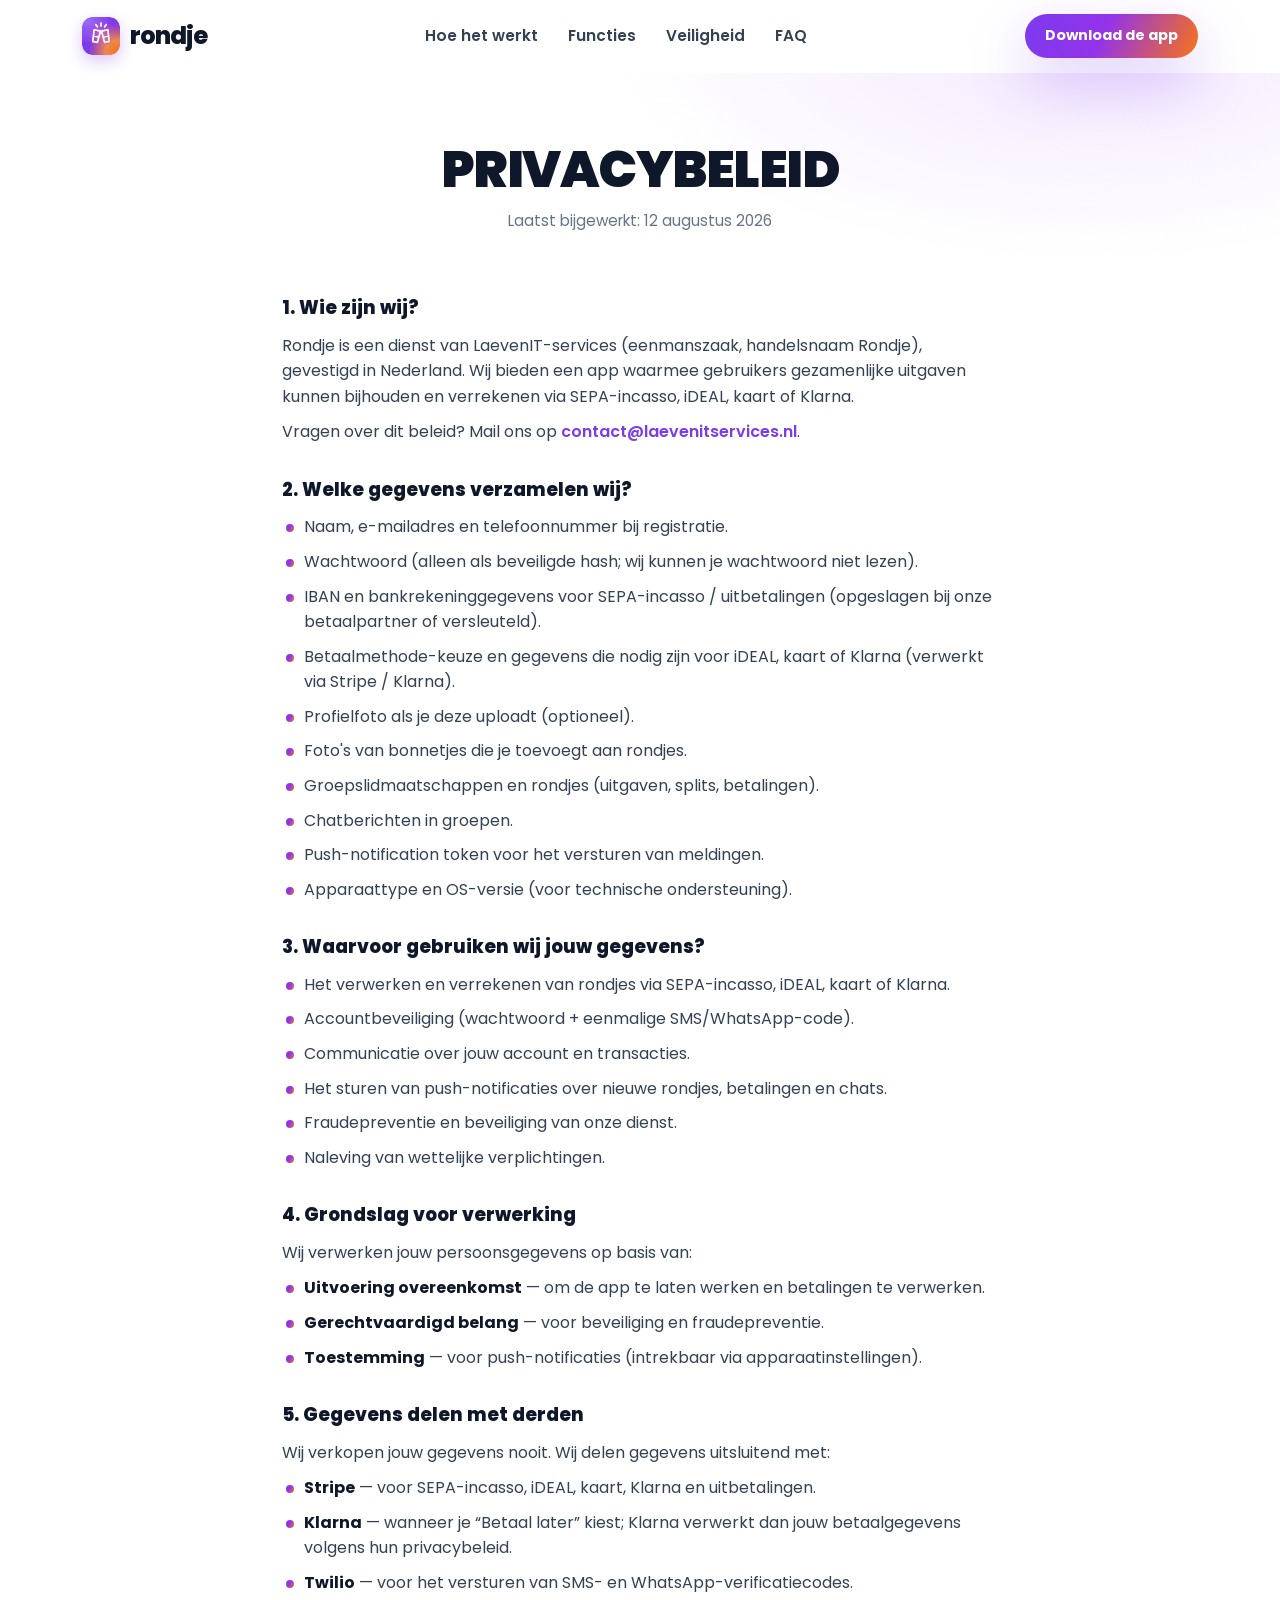
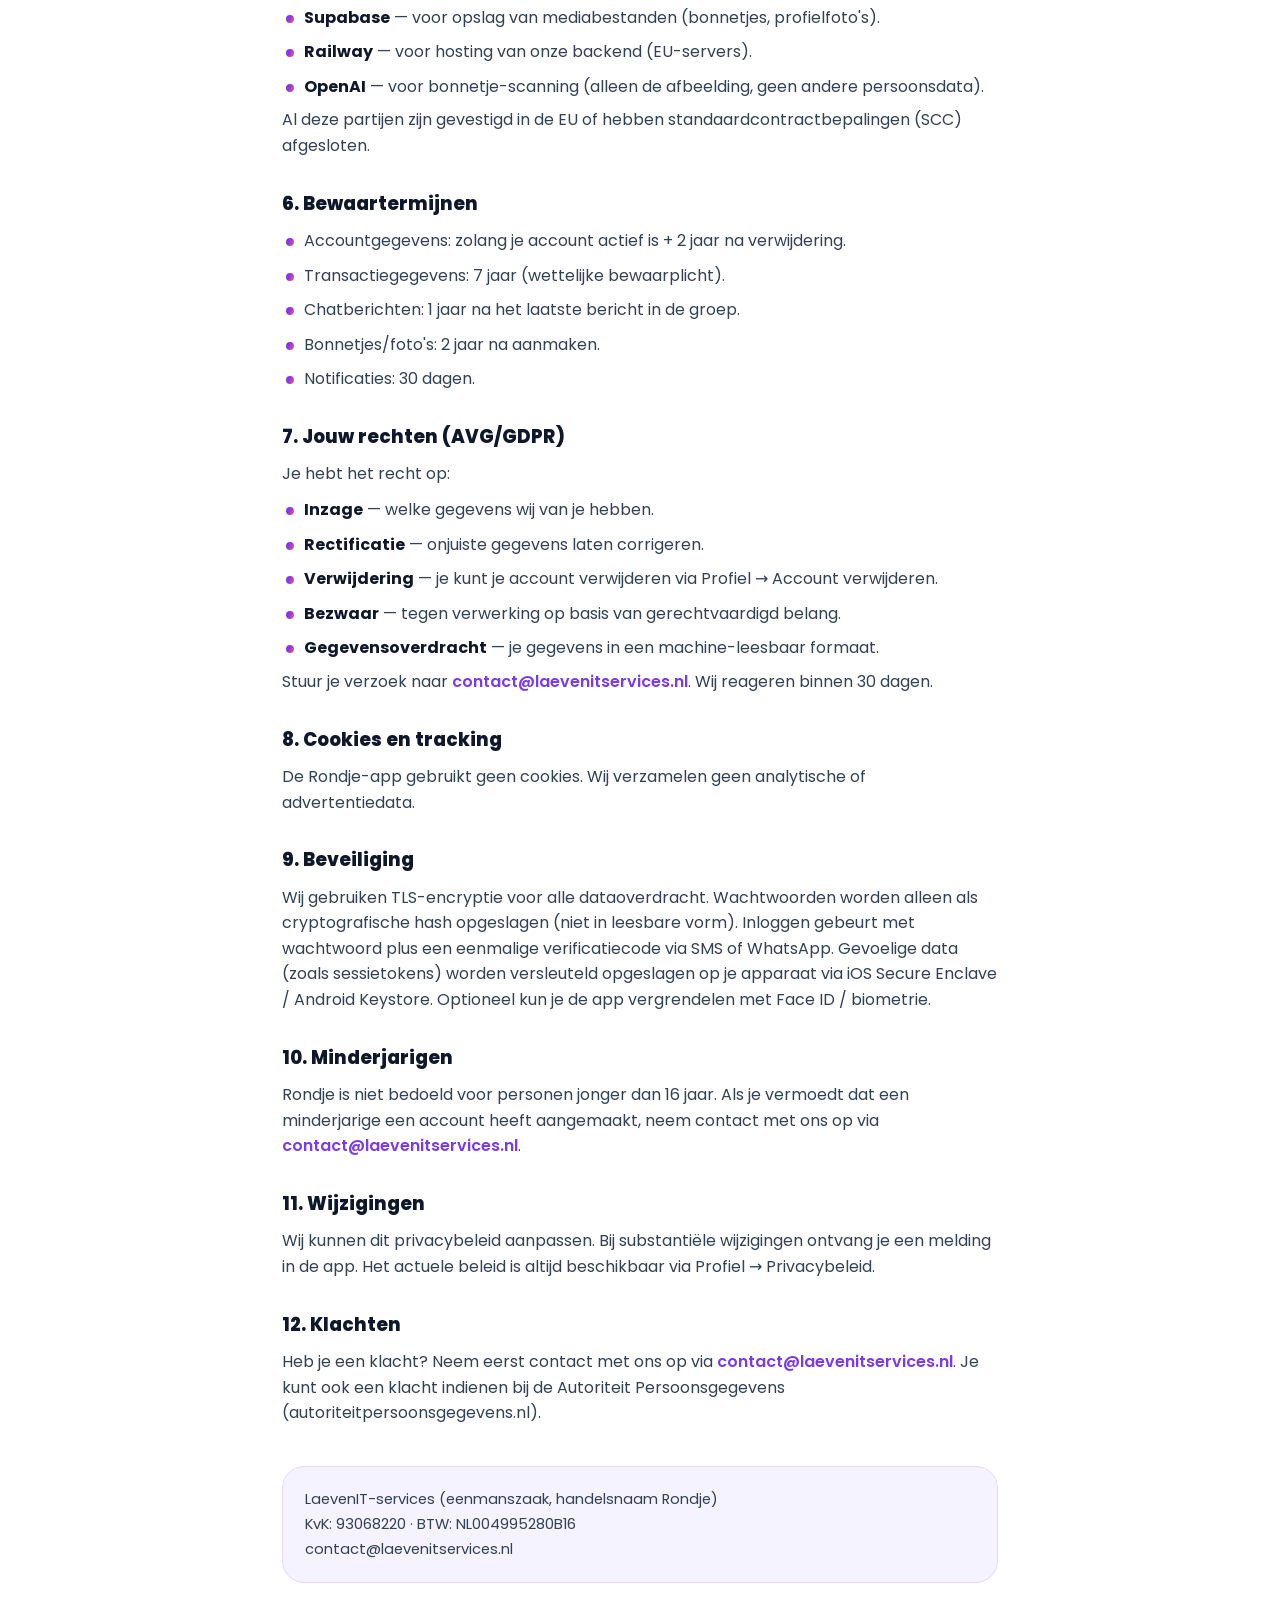
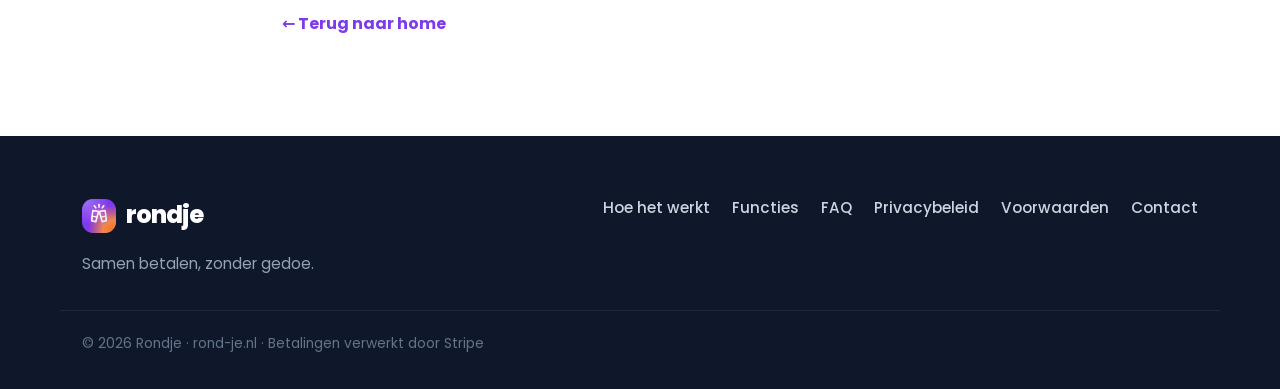
<file: privacy.html>
<!DOCTYPE html>
<html lang="nl">
<head>
  <meta charset="UTF-8" />
  <meta name="viewport" content="width=device-width, initial-scale=1.0" />
  <title>Privacybeleid – Rondje</title>
  <meta name="description" content="Het privacybeleid van Rondje: welke gegevens we verzamelen, waarvoor we ze gebruiken en jouw rechten onder de AVG." />
  <link rel="icon" type="image/svg+xml" href="assets/logo-mark.svg" />
  <link rel="apple-touch-icon" href="assets/logo-mark.svg" />
  <link rel="preconnect" href="https://fonts.googleapis.com" />
  <link rel="preconnect" href="https://fonts.gstatic.com" crossorigin />
  <link href="https://fonts.googleapis.com/css2?family=Poppins:wght@400;500;600;700;800;900&display=swap" rel="stylesheet" />
  <link rel="stylesheet" href="styles.css" />
</head>
<body>
  <header class="nav" id="nav">
    <div class="container nav__inner">
      <a href="index.html" class="brand" aria-label="Rondje home">
        <img class="brand__mark" src="assets/logo-mark.svg" alt="" width="38" height="38" />
        <span class="brand__word">rondje</span>
      </a>
      <nav class="nav__links" aria-label="Hoofdmenu">
        <a href="index.html#hoe">Hoe het werkt</a>
        <a href="index.html#functies">Functies</a>
        <a href="index.html#veilig">Veiligheid</a>
        <a href="index.html#faq">FAQ</a>
      </nav>
      <div class="nav__actions">
        <a href="https://apps.apple.com/nl/app/rondje-kosten-delen/id6807414308" class="btn btn--primary btn--sm">Download de app</a>
      </div>
    </div>
  </header>

  <main>
    <section class="legal-hero">
      <div class="container container--narrow">
        <h1>Privacybeleid</h1>
        <p class="updated">Laatst bijgewerkt: 12 augustus 2026</p>
      </div>
    </section>

    <section class="legal">
      <div class="container container--narrow">
        <div class="legal__section">
          <h2>1. Wie zijn wij?</h2>
          <p>Rondje is een dienst van LaevenIT-services (eenmanszaak, handelsnaam Rondje), gevestigd in Nederland. Wij bieden een app waarmee gebruikers gezamenlijke uitgaven kunnen bijhouden en verrekenen via SEPA-incasso, iDEAL, kaart of Klarna.</p>
          <p>Vragen over dit beleid? Mail ons op <a href="mailto:contact@laevenitservices.nl">contact@laevenitservices.nl</a>.</p>
        </div>

        <div class="legal__section">
          <h2>2. Welke gegevens verzamelen wij?</h2>
          <ul>
            <li>Naam, e-mailadres en telefoonnummer bij registratie.</li>
            <li>Wachtwoord (alleen als beveiligde hash; wij kunnen je wachtwoord niet lezen).</li>
            <li>IBAN en bankrekeninggegevens voor SEPA-incasso / uitbetalingen (opgeslagen bij onze betaalpartner of versleuteld).</li>
            <li>Betaalmethode-keuze en gegevens die nodig zijn voor iDEAL, kaart of Klarna (verwerkt via Stripe / Klarna).</li>
            <li>Profielfoto als je deze uploadt (optioneel).</li>
            <li>Foto's van bonnetjes die je toevoegt aan rondjes.</li>
            <li>Groepslidmaatschappen en rondjes (uitgaven, splits, betalingen).</li>
            <li>Chatberichten in groepen.</li>
            <li>Push-notification token voor het versturen van meldingen.</li>
            <li>Apparaattype en OS-versie (voor technische ondersteuning).</li>
          </ul>
        </div>

        <div class="legal__section">
          <h2>3. Waarvoor gebruiken wij jouw gegevens?</h2>
          <ul>
            <li>Het verwerken en verrekenen van rondjes via SEPA-incasso, iDEAL, kaart of Klarna.</li>
            <li>Accountbeveiliging (wachtwoord + eenmalige SMS/WhatsApp-code).</li>
            <li>Communicatie over jouw account en transacties.</li>
            <li>Het sturen van push-notificaties over nieuwe rondjes, betalingen en chats.</li>
            <li>Fraudepreventie en beveiliging van onze dienst.</li>
            <li>Naleving van wettelijke verplichtingen.</li>
          </ul>
        </div>

        <div class="legal__section">
          <h2>4. Grondslag voor verwerking</h2>
          <p>Wij verwerken jouw persoonsgegevens op basis van:</p>
          <ul>
            <li><strong>Uitvoering overeenkomst</strong> — om de app te laten werken en betalingen te verwerken.</li>
            <li><strong>Gerechtvaardigd belang</strong> — voor beveiliging en fraudepreventie.</li>
            <li><strong>Toestemming</strong> — voor push-notificaties (intrekbaar via apparaatinstellingen).</li>
          </ul>
        </div>

        <div class="legal__section">
          <h2>5. Gegevens delen met derden</h2>
          <p>Wij verkopen jouw gegevens nooit. Wij delen gegevens uitsluitend met:</p>
          <ul>
            <li><strong>Stripe</strong> — voor SEPA-incasso, iDEAL, kaart, Klarna en uitbetalingen.</li>
            <li><strong>Klarna</strong> — wanneer je “Betaal later” kiest; Klarna verwerkt dan jouw betaalgegevens volgens hun privacybeleid.</li>
            <li><strong>Twilio</strong> — voor het versturen van SMS- en WhatsApp-verificatiecodes.</li>
            <li><strong>Supabase</strong> — voor opslag van mediabestanden (bonnetjes, profielfoto's).</li>
            <li><strong>Railway</strong> — voor hosting van onze backend (EU-servers).</li>
            <li><strong>OpenAI</strong> — voor bonnetje-scanning (alleen de afbeelding, geen andere persoonsdata).</li>
          </ul>
          <p>Al deze partijen zijn gevestigd in de EU of hebben standaardcontractbepalingen (SCC) afgesloten.</p>
        </div>

        <div class="legal__section">
          <h2>6. Bewaartermijnen</h2>
          <ul>
            <li>Accountgegevens: zolang je account actief is + 2 jaar na verwijdering.</li>
            <li>Transactiegegevens: 7 jaar (wettelijke bewaarplicht).</li>
            <li>Chatberichten: 1 jaar na het laatste bericht in de groep.</li>
            <li>Bonnetjes/foto's: 2 jaar na aanmaken.</li>
            <li>Notificaties: 30 dagen.</li>
          </ul>
        </div>

        <div class="legal__section">
          <h2>7. Jouw rechten (AVG/GDPR)</h2>
          <p>Je hebt het recht op:</p>
          <ul>
            <li><strong>Inzage</strong> — welke gegevens wij van je hebben.</li>
            <li><strong>Rectificatie</strong> — onjuiste gegevens laten corrigeren.</li>
            <li><strong>Verwijdering</strong> — je kunt je account verwijderen via Profiel → Account verwijderen.</li>
            <li><strong>Bezwaar</strong> — tegen verwerking op basis van gerechtvaardigd belang.</li>
            <li><strong>Gegevensoverdracht</strong> — je gegevens in een machine-leesbaar formaat.</li>
          </ul>
          <p>Stuur je verzoek naar <a href="mailto:contact@laevenitservices.nl">contact@laevenitservices.nl</a>. Wij reageren binnen 30 dagen.</p>
        </div>

        <div class="legal__section">
          <h2>8. Cookies en tracking</h2>
          <p>De Rondje-app gebruikt geen cookies. Wij verzamelen geen analytische of advertentiedata.</p>
        </div>

        <div class="legal__section">
          <h2>9. Beveiliging</h2>
          <p>Wij gebruiken TLS-encryptie voor alle dataoverdracht. Wachtwoorden worden alleen als cryptografische hash opgeslagen (niet in leesbare vorm). Inloggen gebeurt met wachtwoord plus een eenmalige verificatiecode via SMS of WhatsApp. Gevoelige data (zoals sessietokens) worden versleuteld opgeslagen op je apparaat via iOS Secure Enclave / Android Keystore. Optioneel kun je de app vergrendelen met Face ID / biometrie.</p>
        </div>

        <div class="legal__section">
          <h2>10. Minderjarigen</h2>
          <p>Rondje is niet bedoeld voor personen jonger dan 16 jaar. Als je vermoedt dat een minderjarige een account heeft aangemaakt, neem contact met ons op via <a href="mailto:contact@laevenitservices.nl">contact@laevenitservices.nl</a>.</p>
        </div>

        <div class="legal__section">
          <h2>11. Wijzigingen</h2>
          <p>Wij kunnen dit privacybeleid aanpassen. Bij substantiële wijzigingen ontvang je een melding in de app. Het actuele beleid is altijd beschikbaar via Profiel → Privacybeleid.</p>
        </div>

        <div class="legal__section">
          <h2>12. Klachten</h2>
          <p>Heb je een klacht? Neem eerst contact met ons op via <a href="mailto:contact@laevenitservices.nl">contact@laevenitservices.nl</a>. Je kunt ook een klacht indienen bij de Autoriteit Persoonsgegevens (autoriteitpersoonsgegevens.nl).</p>
        </div>

        <div class="legal__meta">
          LaevenIT-services (eenmanszaak, handelsnaam Rondje)<br />
          KvK: 93068220 · BTW: NL004995280B16<br />
          contact@laevenitservices.nl
        </div>

        <a href="index.html" class="legal__back">← Terug naar home</a>
      </div>
    </section>
  </main>

  <footer class="footer">
    <div class="container footer__inner">
      <div class="footer__brand">
        <a href="index.html" class="brand brand--light" aria-label="Rondje home">
          <img class="brand__mark" src="assets/logo-mark.svg" alt="" width="34" height="34" />
          <span class="brand__word">rondje</span>
        </a>
        <p>Samen betalen, zonder gedoe.</p>
      </div>
      <nav class="footer__links" aria-label="Footer">
        <a href="index.html#hoe">Hoe het werkt</a>
        <a href="index.html#functies">Functies</a>
        <a href="index.html#faq">FAQ</a>
        <a href="privacy.html">Privacybeleid</a>
        <a href="terms.html">Voorwaarden</a>
        <a href="mailto:hallo@rond-je.nl">Contact</a>
      </nav>
    </div>
    <div class="container footer__bottom">
      <p>© 2026 Rondje · rond-je.nl · Betalingen verwerkt door Stripe</p>
    </div>
  </footer>
</body>
</html>
</file>
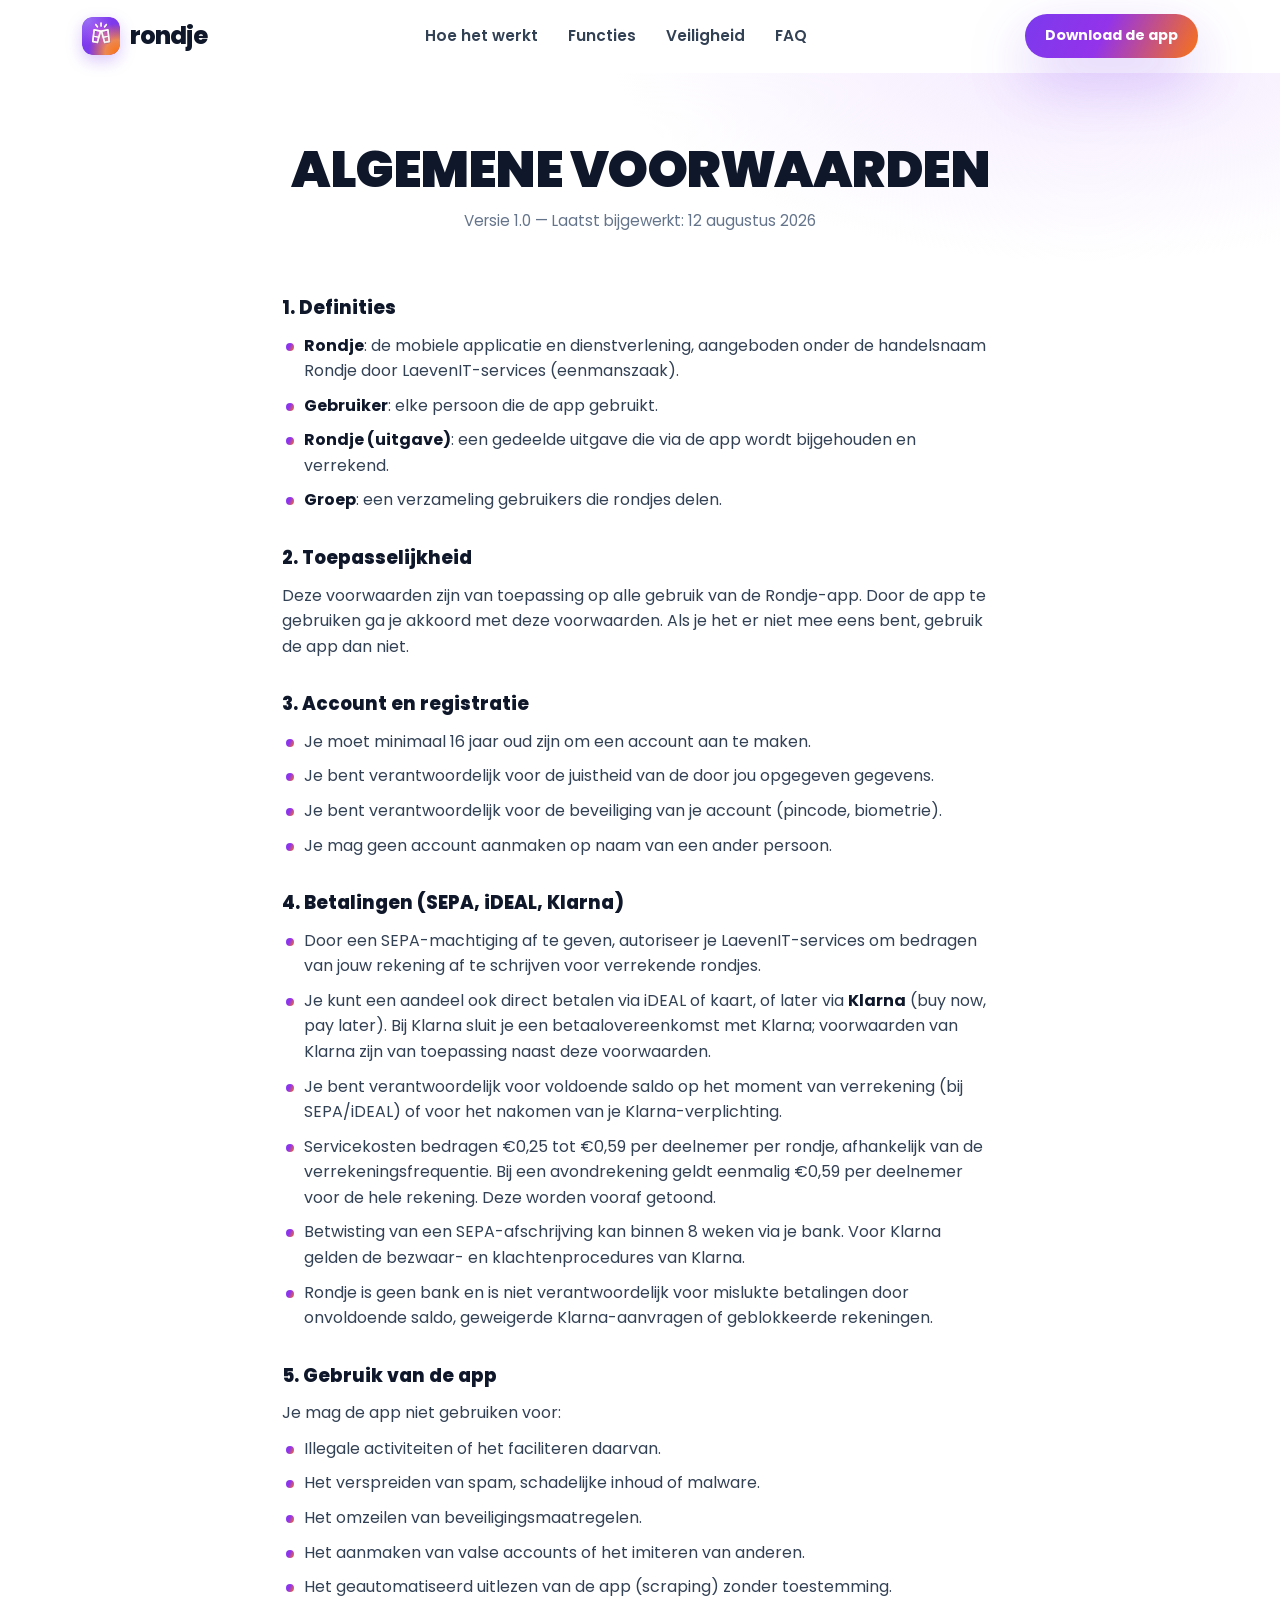
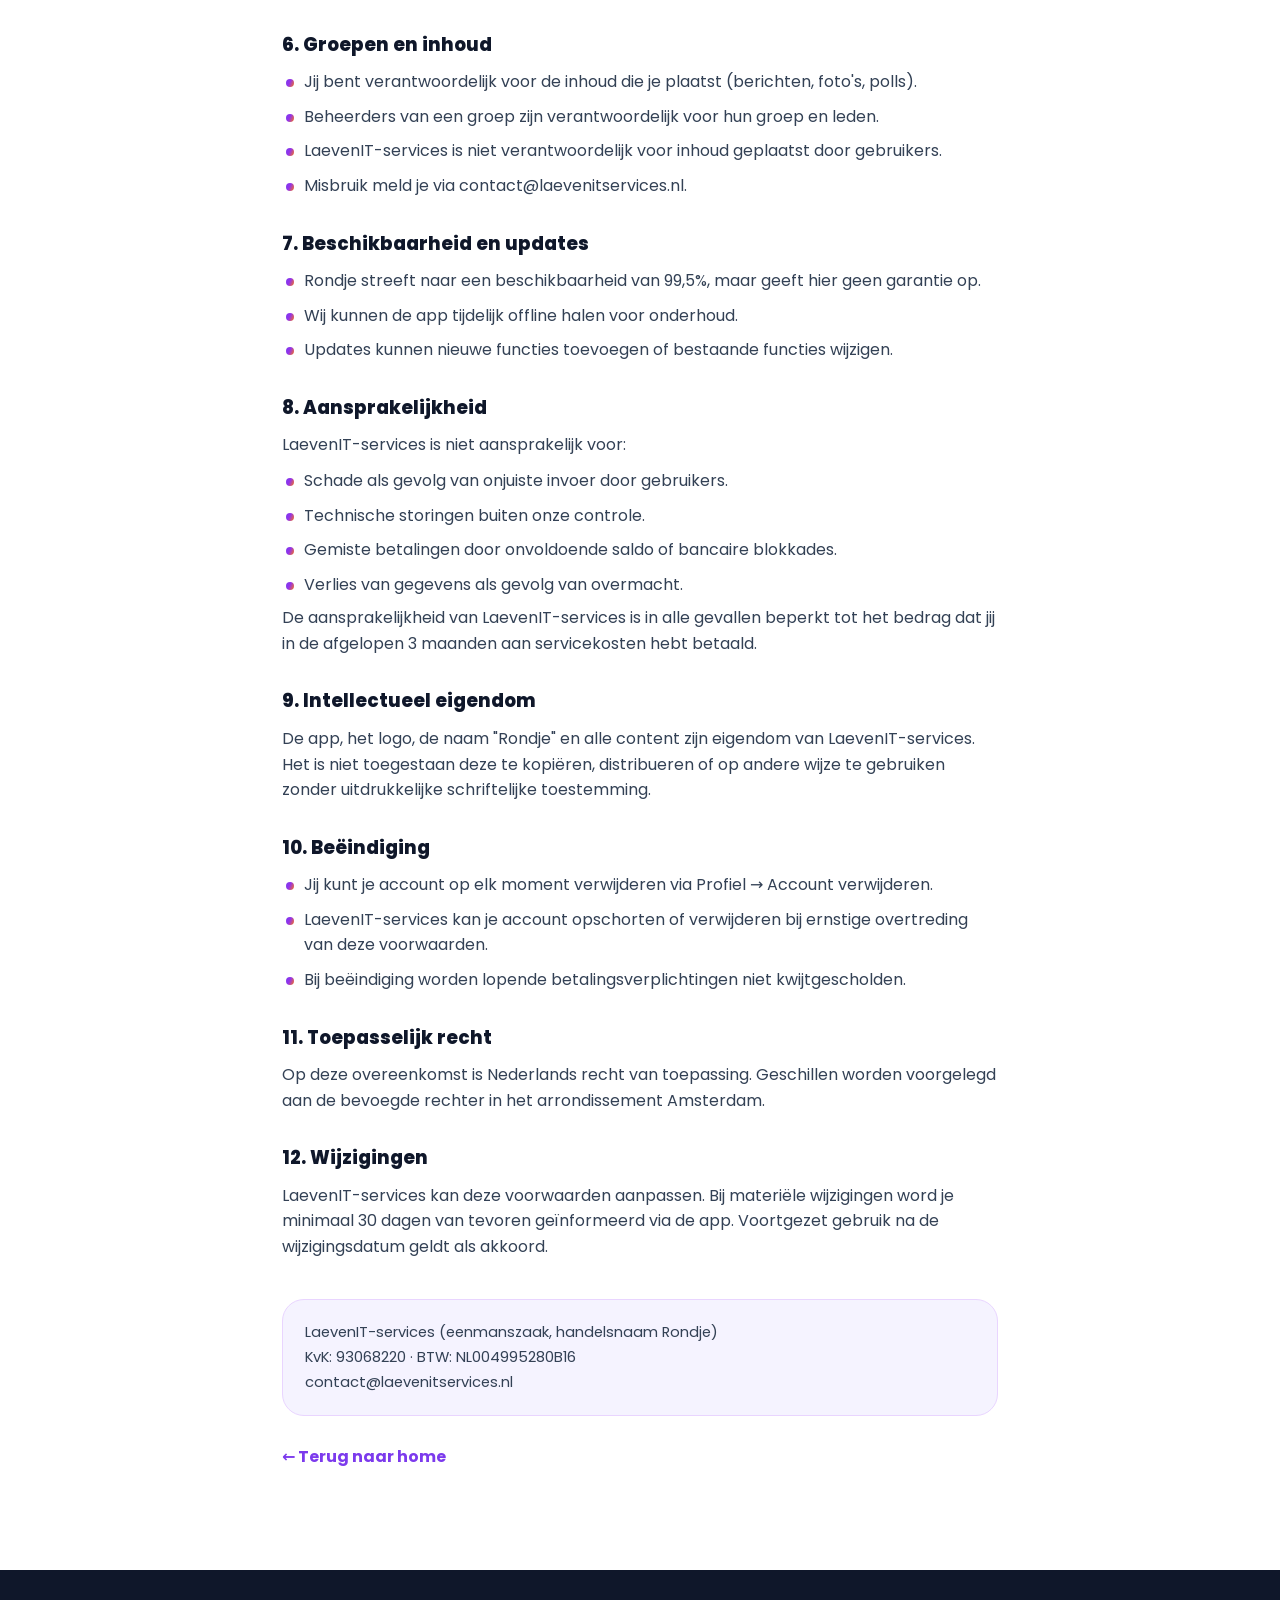
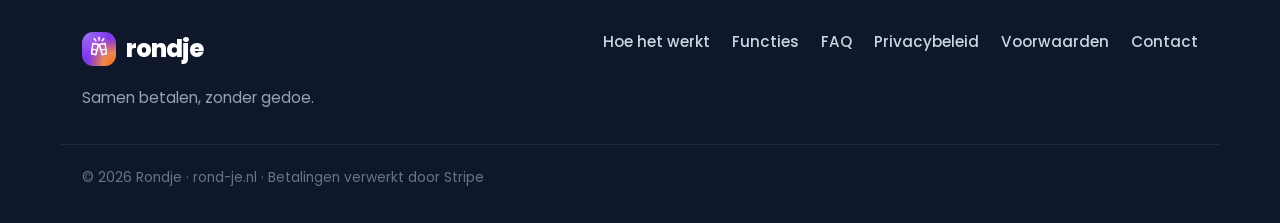
<file: terms.html>
<!DOCTYPE html>
<html lang="nl">
<head>
  <meta charset="UTF-8" />
  <meta name="viewport" content="width=device-width, initial-scale=1.0" />
  <title>Algemene voorwaarden – Rondje</title>
  <meta name="description" content="De algemene voorwaarden voor het gebruik van de Rondje-app." />
  <link rel="icon" type="image/svg+xml" href="assets/logo-mark.svg" />
  <link rel="apple-touch-icon" href="assets/logo-mark.svg" />
  <link rel="preconnect" href="https://fonts.googleapis.com" />
  <link rel="preconnect" href="https://fonts.gstatic.com" crossorigin />
  <link href="https://fonts.googleapis.com/css2?family=Poppins:wght@400;500;600;700;800;900&display=swap" rel="stylesheet" />
  <link rel="stylesheet" href="styles.css" />
</head>
<body>
  <header class="nav" id="nav">
    <div class="container nav__inner">
      <a href="index.html" class="brand" aria-label="Rondje home">
        <img class="brand__mark" src="assets/logo-mark.svg" alt="" width="38" height="38" />
        <span class="brand__word">rondje</span>
      </a>
      <nav class="nav__links" aria-label="Hoofdmenu">
        <a href="index.html#hoe">Hoe het werkt</a>
        <a href="index.html#functies">Functies</a>
        <a href="index.html#veilig">Veiligheid</a>
        <a href="index.html#faq">FAQ</a>
      </nav>
      <div class="nav__actions">
        <a href="https://apps.apple.com/nl/app/rondje-kosten-delen/id6807414308" class="btn btn--primary btn--sm">Download de app</a>
      </div>
    </div>
  </header>

  <main>
    <section class="legal-hero">
      <div class="container container--narrow">
        <h1>Algemene voorwaarden</h1>
        <p class="updated">Versie 1.0 — Laatst bijgewerkt: 12 augustus 2026</p>
      </div>
    </section>

    <section class="legal">
      <div class="container container--narrow">
        <div class="legal__section">
          <h2>1. Definities</h2>
          <ul>
            <li><strong>Rondje</strong>: de mobiele applicatie en dienstverlening, aangeboden onder de handelsnaam Rondje door LaevenIT-services (eenmanszaak).</li>
            <li><strong>Gebruiker</strong>: elke persoon die de app gebruikt.</li>
            <li><strong>Rondje (uitgave)</strong>: een gedeelde uitgave die via de app wordt bijgehouden en verrekend.</li>
            <li><strong>Groep</strong>: een verzameling gebruikers die rondjes delen.</li>
          </ul>
        </div>

        <div class="legal__section">
          <h2>2. Toepasselijkheid</h2>
          <p>Deze voorwaarden zijn van toepassing op alle gebruik van de Rondje-app. Door de app te gebruiken ga je akkoord met deze voorwaarden. Als je het er niet mee eens bent, gebruik de app dan niet.</p>
        </div>

        <div class="legal__section">
          <h2>3. Account en registratie</h2>
          <ul>
            <li>Je moet minimaal 16 jaar oud zijn om een account aan te maken.</li>
            <li>Je bent verantwoordelijk voor de juistheid van de door jou opgegeven gegevens.</li>
            <li>Je bent verantwoordelijk voor de beveiliging van je account (pincode, biometrie).</li>
            <li>Je mag geen account aanmaken op naam van een ander persoon.</li>
          </ul>
        </div>

        <div class="legal__section">
          <h2>4. Betalingen (SEPA, iDEAL, Klarna)</h2>
          <ul>
            <li>Door een SEPA-machtiging af te geven, autoriseer je LaevenIT-services om bedragen van jouw rekening af te schrijven voor verrekende rondjes.</li>
            <li>Je kunt een aandeel ook direct betalen via iDEAL of kaart, of later via <strong>Klarna</strong> (buy now, pay later). Bij Klarna sluit je een betaalovereenkomst met Klarna; voorwaarden van Klarna zijn van toepassing naast deze voorwaarden.</li>
            <li>Je bent verantwoordelijk voor voldoende saldo op het moment van verrekening (bij SEPA/iDEAL) of voor het nakomen van je Klarna-verplichting.</li>
            <li>Servicekosten bedragen €0,25 tot €0,59 per deelnemer per rondje, afhankelijk van de verrekeningsfrequentie. Bij een avondrekening geldt eenmalig €0,59 per deelnemer voor de hele rekening. Deze worden vooraf getoond.</li>
            <li>Betwisting van een SEPA-afschrijving kan binnen 8 weken via je bank. Voor Klarna gelden de bezwaar- en klachtenprocedures van Klarna.</li>
            <li>Rondje is geen bank en is niet verantwoordelijk voor mislukte betalingen door onvoldoende saldo, geweigerde Klarna-aanvragen of geblokkeerde rekeningen.</li>
          </ul>
        </div>

        <div class="legal__section">
          <h2>5. Gebruik van de app</h2>
          <p>Je mag de app niet gebruiken voor:</p>
          <ul>
            <li>Illegale activiteiten of het faciliteren daarvan.</li>
            <li>Het verspreiden van spam, schadelijke inhoud of malware.</li>
            <li>Het omzeilen van beveiligingsmaatregelen.</li>
            <li>Het aanmaken van valse accounts of het imiteren van anderen.</li>
            <li>Het geautomatiseerd uitlezen van de app (scraping) zonder toestemming.</li>
          </ul>
        </div>

        <div class="legal__section">
          <h2>6. Groepen en inhoud</h2>
          <ul>
            <li>Jij bent verantwoordelijk voor de inhoud die je plaatst (berichten, foto's, polls).</li>
            <li>Beheerders van een groep zijn verantwoordelijk voor hun groep en leden.</li>
            <li>LaevenIT-services is niet verantwoordelijk voor inhoud geplaatst door gebruikers.</li>
            <li>Misbruik meld je via contact@laevenitservices.nl.</li>
          </ul>
        </div>

        <div class="legal__section">
          <h2>7. Beschikbaarheid en updates</h2>
          <ul>
            <li>Rondje streeft naar een beschikbaarheid van 99,5%, maar geeft hier geen garantie op.</li>
            <li>Wij kunnen de app tijdelijk offline halen voor onderhoud.</li>
            <li>Updates kunnen nieuwe functies toevoegen of bestaande functies wijzigen.</li>
          </ul>
        </div>

        <div class="legal__section">
          <h2>8. Aansprakelijkheid</h2>
          <p>LaevenIT-services is niet aansprakelijk voor:</p>
          <ul>
            <li>Schade als gevolg van onjuiste invoer door gebruikers.</li>
            <li>Technische storingen buiten onze controle.</li>
            <li>Gemiste betalingen door onvoldoende saldo of bancaire blokkades.</li>
            <li>Verlies van gegevens als gevolg van overmacht.</li>
          </ul>
          <p>De aansprakelijkheid van LaevenIT-services is in alle gevallen beperkt tot het bedrag dat jij in de afgelopen 3 maanden aan servicekosten hebt betaald.</p>
        </div>

        <div class="legal__section">
          <h2>9. Intellectueel eigendom</h2>
          <p>De app, het logo, de naam "Rondje" en alle content zijn eigendom van LaevenIT-services. Het is niet toegestaan deze te kopiëren, distribueren of op andere wijze te gebruiken zonder uitdrukkelijke schriftelijke toestemming.</p>
        </div>

        <div class="legal__section">
          <h2>10. Beëindiging</h2>
          <ul>
            <li>Jij kunt je account op elk moment verwijderen via Profiel → Account verwijderen.</li>
            <li>LaevenIT-services kan je account opschorten of verwijderen bij ernstige overtreding van deze voorwaarden.</li>
            <li>Bij beëindiging worden lopende betalingsverplichtingen niet kwijtgescholden.</li>
          </ul>
        </div>

        <div class="legal__section">
          <h2>11. Toepasselijk recht</h2>
          <p>Op deze overeenkomst is Nederlands recht van toepassing. Geschillen worden voorgelegd aan de bevoegde rechter in het arrondissement Amsterdam.</p>
        </div>

        <div class="legal__section">
          <h2>12. Wijzigingen</h2>
          <p>LaevenIT-services kan deze voorwaarden aanpassen. Bij materiële wijzigingen word je minimaal 30 dagen van tevoren geïnformeerd via de app. Voortgezet gebruik na de wijzigingsdatum geldt als akkoord.</p>
        </div>

        <div class="legal__meta">
          LaevenIT-services (eenmanszaak, handelsnaam Rondje)<br />
          KvK: 93068220 · BTW: NL004995280B16<br />
          contact@laevenitservices.nl
        </div>

        <a href="index.html" class="legal__back">← Terug naar home</a>
      </div>
    </section>
  </main>

  <footer class="footer">
    <div class="container footer__inner">
      <div class="footer__brand">
        <a href="index.html" class="brand brand--light" aria-label="Rondje home">
          <img class="brand__mark" src="assets/logo-mark.svg" alt="" width="34" height="34" />
          <span class="brand__word">rondje</span>
        </a>
        <p>Samen betalen, zonder gedoe.</p>
      </div>
      <nav class="footer__links" aria-label="Footer">
        <a href="index.html#hoe">Hoe het werkt</a>
        <a href="index.html#functies">Functies</a>
        <a href="index.html#faq">FAQ</a>
        <a href="privacy.html">Privacybeleid</a>
        <a href="terms.html">Voorwaarden</a>
        <a href="mailto:hallo@rond-je.nl">Contact</a>
      </nav>
    </div>
    <div class="container footer__bottom">
      <p>© 2026 Rondje · rond-je.nl · Betalingen verwerkt door Stripe</p>
    </div>
  </footer>
</body>
</html>
</file>
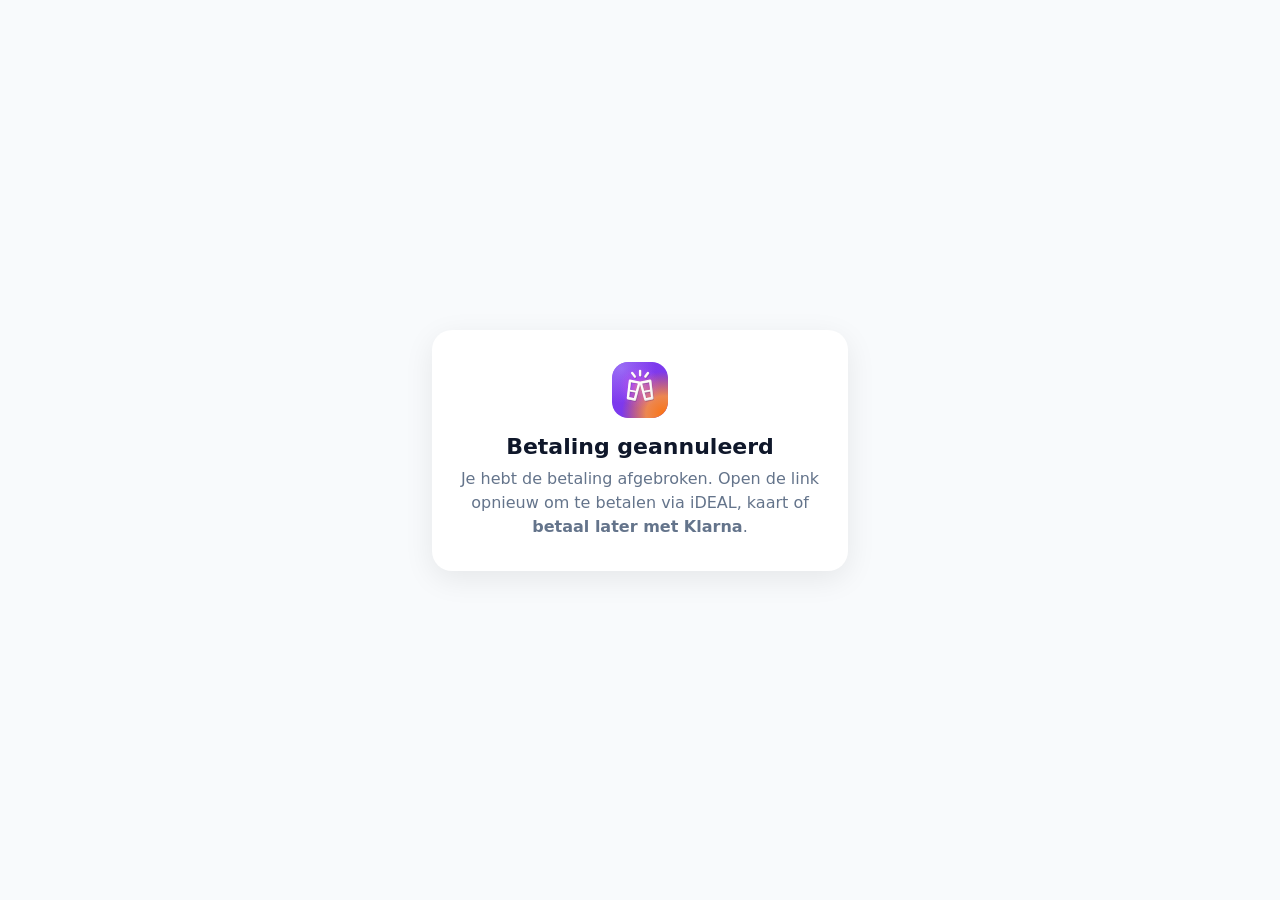
<file: pay/cancel.html>
<!DOCTYPE html>
<html lang="nl">
<head>
  <meta charset="utf-8" />
  <meta name="viewport" content="width=device-width, initial-scale=1" />
  <title>Betaling geannuleerd — Rondje</title>
  <style>
    body { font-family: system-ui, sans-serif; display: flex; min-height: 100vh; align-items: center; justify-content: center; margin: 0; background: #F8FAFC; color: #0F172A; }
    .card { background: #fff; border-radius: 20px; padding: 32px 28px; max-width: 360px; text-align: center; box-shadow: 0 8px 30px rgba(0,0,0,.08); }
    h1 { font-size: 22px; margin: 12px 0 8px; }
    p { color: #64748B; line-height: 1.5; margin: 0; }
  </style>
</head>
<body>
  <div class="card">
    <img src="../assets/logo-mark.svg" alt="Rondje" width="56" height="56" style="border-radius:16px" />
    <h1>Betaling geannuleerd</h1>
    <p>Je hebt de betaling afgebroken. Open de link opnieuw om te betalen via iDEAL, kaart of <strong>betaal later met Klarna</strong>.</p>
  </div>
</body>
</html>
</file>
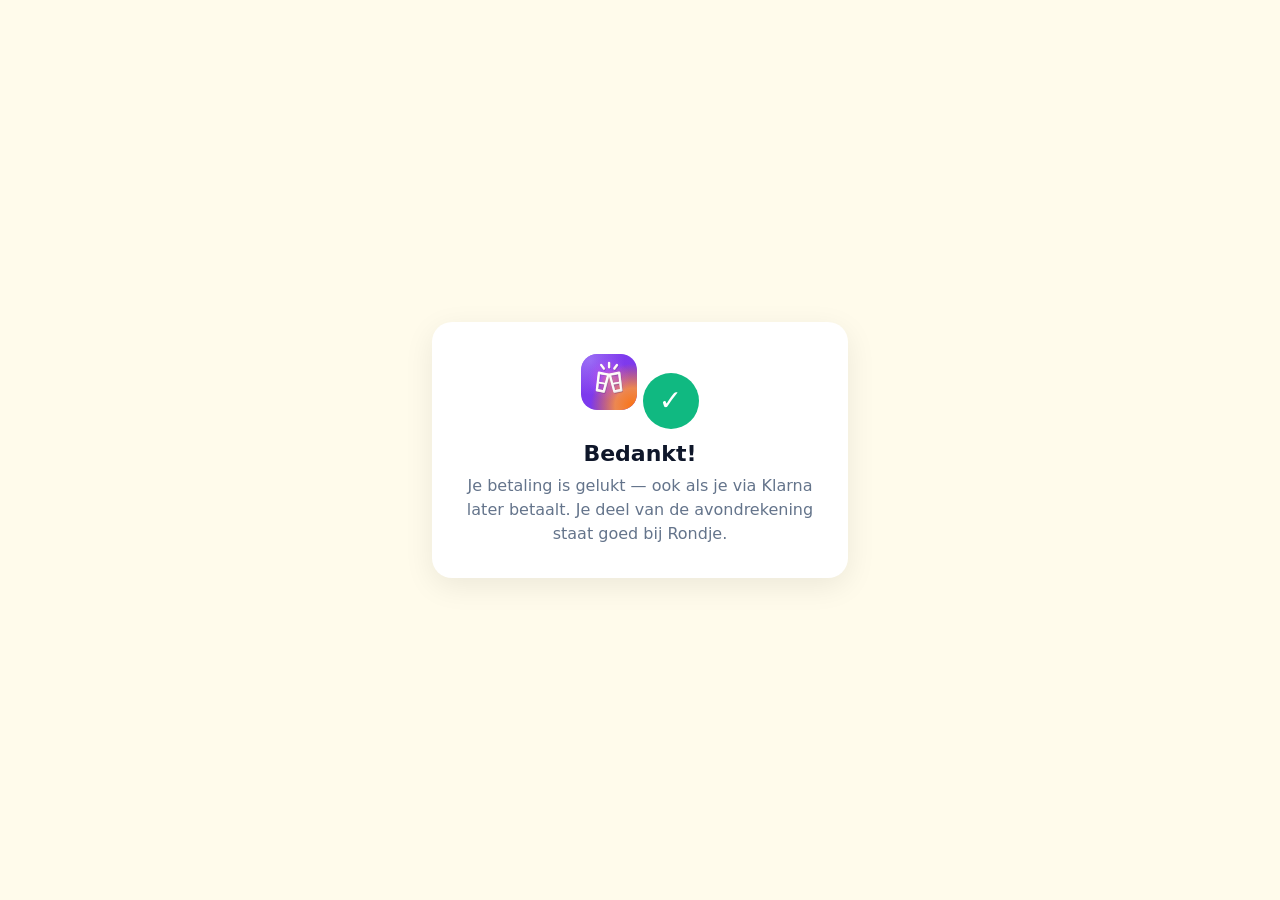
<file: pay/success.html>
<!DOCTYPE html>
<html lang="nl">
<head>
  <meta charset="utf-8" />
  <meta name="viewport" content="width=device-width, initial-scale=1" />
  <title>Betaald — Rondje</title>
  <style>
    body { font-family: system-ui, sans-serif; display: flex; min-height: 100vh; align-items: center; justify-content: center; margin: 0; background: #FFFBEB; color: #0F172A; }
    .card { background: #fff; border-radius: 20px; padding: 32px 28px; max-width: 360px; text-align: center; box-shadow: 0 8px 30px rgba(0,0,0,.08); }
    h1 { font-size: 22px; margin: 12px 0 8px; }
    p { color: #64748B; line-height: 1.5; margin: 0; }
    .ok { width: 56px; height: 56px; border-radius: 28px; background: #10B981; color: #fff; display: inline-flex; align-items: center; justify-content: center; font-size: 28px; }
  </style>
</head>
<body>
  <div class="card">
    <img src="../assets/logo-mark.svg" alt="Rondje" width="56" height="56" style="border-radius:16px" />
    <div class="ok">✓</div>
    <h1>Bedankt!</h1>
    <p>Je betaling is gelukt — ook als je via Klarna later betaalt. Je deel van de avondrekening staat goed bij Rondje.</p>
  </div>
</body>
</html>
</file>
<file: styles.css>
/* ─────────────────────────────────────────────
   Rondje — landingssite
   Stijl: modern/bold (à la getcino.com), merkkleuren
   paars #7C3AED → oranje #F97316, navy #0F172A.
   ───────────────────────────────────────────── */

:root {
  --ink: #0F172A;
  --ink-soft: #334155;
  --muted: #64748B;
  --line: #E2E8F0;
  --bg: #FFFFFF;
  --bg-soft: #F8FAFC;
  --bg-lilac: #F5F3FF;
  --bg-peach: #FFF7ED;

  --purple: #7C3AED;
  --purple-dk: #6D28D9;
  --orange: #F97316;
  --amber: #D97706;
  --green: #10B981;

  --grad: linear-gradient(115deg, #7C3AED 0%, #9333EA 45%, #F97316 100%);
  --grad-soft: linear-gradient(115deg, #EDE9FE 0%, #FFEDD5 100%);

  --radius: 22px;
  --radius-lg: 34px;
  --shadow-sm: 0 4px 16px rgba(15, 23, 42, .06);
  --shadow-md: 0 18px 50px rgba(15, 23, 42, .12);
  --shadow-brand: 0 24px 60px rgba(124, 58, 237, .28);

  --maxw: 1160px;
  --font: 'Poppins', 'Segoe UI', system-ui, -apple-system, sans-serif;
}

* { box-sizing: border-box; margin: 0; padding: 0; }

html { scroll-behavior: smooth; }

body {
  font-family: var(--font);
  color: var(--ink);
  background: var(--bg);
  line-height: 1.6;
  -webkit-font-smoothing: antialiased;
  overflow-x: hidden;
}

a { color: inherit; text-decoration: none; }
img { display: block; max-width: 100%; }

.container {
  width: 100%;
  max-width: var(--maxw);
  margin-inline: auto;
  padding-inline: 22px;
}
.container--narrow { max-width: 760px; }

/* ── Gedeelde tekst-helpers ─────────────────────────── */
.grad-text {
  background: var(--grad);
  -webkit-background-clip: text;
  background-clip: text;
  color: transparent;
}
.grad-text-light {
  background: linear-gradient(115deg, #FDE68A, #FBCFE8);
  -webkit-background-clip: text;
  background-clip: text;
  color: transparent;
}

.section-title {
  font-size: clamp(1.9rem, 5vw, 3.4rem);
  font-weight: 900;
  line-height: 1.05;
  letter-spacing: -1.5px;
  text-align: center;
  text-transform: uppercase;
}
.section-title--left { text-align: left; }

.section-lead {
  text-align: center;
  color: var(--muted);
  font-size: 1.08rem;
  max-width: 680px;
  margin: 16px auto 0;
  line-height: 1.6;
}
.section-lead strong { color: var(--ink); font-weight: 700; }
.section-lead--left { text-align: left; margin-inline: 0; }

.pill {
  display: inline-flex;
  align-items: center;
  gap: 8px;
  background: var(--bg-lilac);
  color: var(--purple-dk);
  font-weight: 700;
  font-size: .82rem;
  letter-spacing: .3px;
  padding: 8px 16px;
  border-radius: 999px;
  border: 1px solid #E9D5FF;
}
.pill--center { display: flex; width: max-content; margin: 0 auto 18px; }
.pill--icon img { display: block; flex: none; }

/* ── Buttons ────────────────────────────────────────── */
.btn {
  display: inline-flex;
  align-items: center;
  justify-content: center;
  font-weight: 700;
  border-radius: 999px;
  padding: 13px 24px;
  transition: transform .15s ease, box-shadow .2s ease, opacity .2s ease;
  cursor: pointer;
  border: none;
  font-family: inherit;
  font-size: .98rem;
}
.btn--sm { padding: 10px 20px; font-size: .9rem; }
.btn--primary {
  background: var(--grad);
  color: #fff;
  box-shadow: var(--shadow-brand);
}
.btn--primary:hover { transform: translateY(-2px); }

.store-btn {
  display: inline-flex;
  align-items: center;
  gap: 12px;
  background: var(--ink);
  color: #fff;
  padding: 12px 22px;
  border-radius: 16px;
  min-width: 198px;
  min-height: 56px;
  box-sizing: border-box;
  transition: transform .15s ease, box-shadow .2s ease;
  box-shadow: var(--shadow-sm);
}
.store-btn:hover { transform: translateY(-2px); box-shadow: var(--shadow-md); }
.store-btn svg {
  width: 22px;
  height: 22px;
  flex: none;
}
.store-btn span { display: flex; flex-direction: column; line-height: 1.1; text-align: left; }
.store-btn small { font-size: .68rem; opacity: .8; font-weight: 500; }
.store-btn strong { font-size: 1.05rem; font-weight: 700; }
.store-btn--dark { background: #fff; color: var(--ink); }

/* ─────────────────────────  NAV  ───────────────────────── */
.nav {
  position: sticky;
  top: 0;
  z-index: 50;
  background: rgba(255, 255, 255, .8);
  backdrop-filter: saturate(180%) blur(14px);
  border-bottom: 1px solid transparent;
  transition: border-color .3s ease, box-shadow .3s ease;
}
.nav.is-stuck { border-color: var(--line); box-shadow: var(--shadow-sm); }
.nav__inner {
  display: flex;
  align-items: center;
  justify-content: space-between;
  height: 72px;
}
/* Merk (icoon + woordmerk) */
.brand { display: inline-flex; align-items: center; gap: 10px; }
.brand__mark { border-radius: 11px; box-shadow: 0 6px 16px rgba(124, 58, 237, .28); }
.brand__word {
  font-weight: 800;
  font-size: 1.5rem;
  letter-spacing: -1px;
  color: var(--ink);
}
.brand--light .brand__word { color: #fff; }
.brand--light .brand__mark { box-shadow: none; }

.nav__links { display: flex; gap: 30px; }
.nav__links a {
  font-weight: 600;
  color: var(--ink-soft);
  font-size: .96rem;
  transition: color .2s ease;
}
.nav__links a:hover { color: var(--purple); }
.nav__actions { display: flex; }

.nav__burger {
  display: none;
  flex-direction: column;
  gap: 5px;
  background: none;
  border: none;
  cursor: pointer;
  padding: 8px;
}
.nav__burger span {
  width: 24px; height: 2.5px; border-radius: 3px; background: var(--ink);
  transition: transform .25s ease, opacity .25s ease;
}
.nav__burger.is-open span:nth-child(1) { transform: translateY(7.5px) rotate(45deg); }
.nav__burger.is-open span:nth-child(2) { opacity: 0; }
.nav__burger.is-open span:nth-child(3) { transform: translateY(-7.5px) rotate(-45deg); }

.nav__mobile {
  display: none;
  flex-direction: column;
  gap: 6px;
  padding: 14px 22px 22px;
  border-top: 1px solid var(--line);
  background: #fff;
}
.nav__mobile:not([hidden]) { display: flex; }
.nav__mobile a { font-weight: 600; padding: 12px 6px; color: var(--ink-soft); }
.nav__mobile a.btn--primary { color: #fff; padding: 14px 24px; }
.nav__mobile .btn { margin-top: 8px; }

/* ─────────────────────────  HERO  ───────────────────────── */
.hero {
  position: relative;
  padding: clamp(40px, 7vw, 84px) 0 clamp(60px, 9vw, 110px);
  background:
    radial-gradient(1100px 520px at 85% -10%, #F3E8FF 0%, transparent 60%),
    radial-gradient(900px 500px at 0% 20%, #FFF1E6 0%, transparent 55%),
    var(--bg);
}
.hero__inner {
  display: grid;
  grid-template-columns: 1.05fr .95fr;
  align-items: center;
  gap: 40px;
}
.hero__title {
  font-size: clamp(2.6rem, 7vw, 5rem);
  font-weight: 900;
  line-height: .98;
  letter-spacing: -2.5px;
  text-transform: uppercase;
  margin: 20px 0 22px;
}
.hero__sub {
  font-size: 1.14rem;
  color: var(--ink-soft);
  max-width: 500px;
}
.hero__sub strong { color: var(--ink); }

.hero__cta { display: flex; gap: 14px; margin-top: 30px; flex-wrap: wrap; }
.hero__cta--center { justify-content: center; }

.hero__trust { display: flex; align-items: center; gap: 12px; margin-top: 26px; flex-wrap: wrap; }
.hero__trust-txt { color: var(--muted); font-size: .9rem; }
.hero__trust-txt strong { color: var(--ink); }
.dot {
  font-weight: 800;
  font-size: .78rem;
  letter-spacing: .5px;
  padding: 6px 12px;
  border-radius: 8px;
}
.dot--ideal { background: #FFEFEA; color: #EB5B25; }
.dot--sepa { background: #E7F0FF; color: #1F5FBF; }
.dot--klarna { background: #FFE8F1; color: #C8102E; }
.chip--later { background: #FFE8F1; color: #9F1239; }

/* Sier-blobs achter de telefoon */
.hero__visual { position: relative; display: flex; justify-content: center; }
.blob { position: absolute; border-radius: 50%; filter: blur(10px); opacity: .55; z-index: 0; }
.blob--1 { width: 260px; height: 260px; background: #DDD6FE; top: -20px; right: 10px; }
.blob--2 { width: 220px; height: 220px; background: #FED7AA; bottom: 0; left: 0; }

/* ── Telefoon-mockup ────────────────────────────────── */
.phone {
  position: relative;
  z-index: 1;
  width: 300px;
  background: #0B1220;
  border-radius: 44px;
  padding: 12px;
  box-shadow: var(--shadow-md), 0 40px 80px rgba(124, 58, 237, .22);
}
.phone__notch {
  position: absolute; top: 20px; left: 50%; transform: translateX(-50%);
  width: 120px; height: 24px; background: #0B1220; border-radius: 0 0 16px 16px; z-index: 3;
}
.phone__screen {
  background: var(--bg-soft);
  border-radius: 34px;
  overflow: hidden;
  aspect-ratio: 300 / 620;
}
.app { padding: 42px 18px 20px; display: flex; flex-direction: column; height: 100%; gap: 12px; }
.app__top { display: flex; align-items: center; justify-content: space-between; }
.app__eyebrow { font-size: .72rem; color: var(--muted); font-weight: 600; }
.app__title { font-size: 1.15rem; font-weight: 800; }
.app__avatar {
  width: 42px; height: 42px; border-radius: 14px;
  overflow: hidden; display: grid; place-items: center;
}
.app__avatar img { display: block; width: 100%; height: 100%; }
.app__amount {
  background: var(--grad);
  color: #fff;
  border-radius: 20px;
  padding: 16px 18px;
  display: flex; flex-direction: column; gap: 2px;
  box-shadow: var(--shadow-brand);
}
.app__amount span { font-size: .78rem; opacity: .9; font-weight: 600; }
.app__amount strong { font-size: 1.9rem; font-weight: 900; letter-spacing: -.5px; }

.app__row {
  display: flex; align-items: center; gap: 9px;
  background: #fff; border: 1px solid var(--line);
  border-radius: 14px; padding: 9px 11px;
}
.mini-ava {
  width: 26px; height: 26px; border-radius: 50%;
  background: #DDD6FE; color: var(--purple-dk);
  display: grid; place-items: center; font-size: .74rem; font-weight: 800; flex: none;
}
.mini-ava--b { background: #FED7AA; color: #C2410C; }
.mini-ava--c { background: #BBF7D0; color: #047857; }
.app__name { font-weight: 600; font-size: .84rem; flex: 1; min-width: 0; overflow: hidden; text-overflow: ellipsis; white-space: nowrap; }
.app__part { font-weight: 700; font-size: .82rem; color: var(--ink-soft); white-space: nowrap; }
.chip { font-size: .66rem; font-weight: 800; padding: 3px 8px; border-radius: 999px; }
.chip--ok { background: #D1FAE5; color: #065F46; }

.app__banner {
  margin-top: auto;
  display: flex; align-items: center; gap: 10px;
  background: #ECFDF5; border: 1px solid #A7F3D0;
  border-radius: 16px; padding: 12px 14px;
}
.app__banner strong { display: block; font-size: .84rem; color: #065F46; }
.app__banner small { font-size: .72rem; color: #047857; }
.app__check {
  width: 28px; height: 28px; border-radius: 50%; flex: none;
  background: var(--green); display: grid; place-items: center;
}
.app__check img { display: block; }
.app__btn {
  width: 100%; border: none; cursor: pointer; font-family: inherit;
  background: var(--ink); color: #fff; font-weight: 700; font-size: .9rem;
  padding: 13px; border-radius: 15px;
}

/* ─────────────────────  WAAROM / VOORDELEN  ───────────────────── */
.position { padding: clamp(56px, 8vw, 96px) 0; background: var(--bg-soft); }
.position__punch {
  text-align: center;
  margin-top: 44px;
  font-size: clamp(1.2rem, 2.4vw, 1.55rem);
  font-weight: 800;
  color: var(--ink);
  line-height: 1.35;
}

.why__grid {
  display: grid;
  grid-template-columns: repeat(4, 1fr);
  gap: 18px;
  margin-top: 48px;
}
.why-card {
  background: #fff;
  border: 1px solid var(--line);
  border-radius: var(--radius);
  padding: 24px 20px;
  box-shadow: var(--shadow-sm);
  transition: transform .2s ease, box-shadow .2s ease;
}
.why-card:hover { transform: translateY(-4px); box-shadow: var(--shadow-md); }
.why-card__icon {
  width: 52px; height: 52px; border-radius: 15px;
  display: grid; place-items: center; margin-bottom: 14px;
}
.why-card__icon img { display: block; width: 26px; height: 26px; }
.why-card__icon--green { background: #D1FAE5; }
.why-card__icon--purple { background: #EDE9FE; }
.why-card__icon--orange { background: #FFEDD5; }
.why-card__icon--lilac { background: #FAE8FF; }
.why-card h3 { font-size: 1.06rem; font-weight: 800; margin-bottom: 8px; line-height: 1.3; }
.why-card p { color: var(--muted); font-size: .92rem; line-height: 1.6; }
.why-card strong { color: var(--ink); }

/* Speelse groepsapp vóór/na */
.chatdemo {
  display: grid;
  grid-template-columns: 1fr 1fr;
  gap: 18px;
  margin-top: 26px;
  max-width: 860px;
  margin-inline: auto;
}
.chatdemo__panel {
  border-radius: var(--radius);
  padding: 20px 18px;
  display: flex;
  flex-direction: column;
  gap: 9px;
}
.chatdemo__panel--before {
  background: #F1F5F9;
  border: 1px solid var(--line);
}
.chatdemo__panel--after {
  background: linear-gradient(180deg, #FAF5FF 0%, #fff 75%);
  border: 1.5px solid #C4B5FD;
  box-shadow: var(--shadow-brand);
}
.chatdemo__label {
  font-size: .74rem;
  font-weight: 800;
  letter-spacing: .5px;
  text-transform: uppercase;
  color: var(--muted);
  margin-bottom: 6px;
}
.chatdemo__panel--after .chatdemo__label { color: var(--purple); }
.bubble {
  max-width: 85%;
  padding: 9px 14px;
  border-radius: 16px;
  font-size: .88rem;
  line-height: 1.45;
}
.bubble--in {
  align-self: flex-start;
  background: #fff;
  border: 1px solid var(--line);
  border-bottom-left-radius: 6px;
  color: var(--ink-soft);
}
.chatdemo__panel--before .bubble--in { background: #fff; }
.bubble--out {
  align-self: flex-end;
  background: var(--purple);
  color: #fff;
  border-bottom-right-radius: 6px;
}
.chatdemo__panel--before .bubble--out { background: #94A3B8; }
.chatdemo__notify {
  display: flex;
  align-items: center;
  gap: 10px;
  background: #ECFDF5;
  border: 1px solid #A7F3D0;
  border-radius: 14px;
  padding: 10px 13px;
  margin: 3px 0;
}
.chatdemo__notify strong { display: block; font-size: .84rem; color: #065F46; }
.chatdemo__notify small { font-size: .74rem; color: #047857; }
.chatdemo__check {
  width: 26px; height: 26px; border-radius: 50%; flex: none;
  background: var(--green); display: grid; place-items: center;
}
.chatdemo__check img { display: block; }

/* ─────────────────────  VERGELIJKING (versus)  ───────────────────── */
.versus { padding: clamp(56px, 8vw, 96px) 0; background: var(--bg-soft); }
.versus__scroll { margin-top: 44px; overflow-x: auto; -webkit-overflow-scrolling: touch; }
.versus__table {
  width: 100%;
  min-width: 640px;
  border-collapse: separate;
  border-spacing: 0;
  background: #fff;
  border: 1px solid var(--line);
  border-radius: var(--radius);
  overflow: hidden;
}
.versus__table th,
.versus__table td {
  padding: 15px 18px;
  text-align: center;
  border-bottom: 1px solid var(--line);
  font-size: .94rem;
}
.versus__table tbody tr:last-child th,
.versus__table tbody tr:last-child td { border-bottom: none; }
.versus__table td:first-child {
  text-align: left;
  font-weight: 600;
  color: var(--ink-soft);
}
.versus__table thead th { background: var(--bg-soft); padding-block: 16px; }
.versus__app { display: block; font-weight: 800; font-size: .98rem; color: var(--ink); }
.versus__table thead small { display: block; font-weight: 600; font-size: .74rem; color: var(--muted); margin-top: 2px; }
.versus__rondje { background: #FAF5FF; }
.versus__table thead th.versus__rondje { background: #F3E8FF; }
.versus__table thead th.versus__rondje .versus__app { color: var(--purple-dk); }
.mark { display: inline-grid; place-items: center; }
.mark--yes {
  width: 26px; height: 26px; border-radius: 50%;
  background: #D1FAE5;
}
.mark--yes img { display: block; }
.mark--yes-strong { background: var(--green); }
.mark--yes-strong img { filter: brightness(0) invert(1); }
.mark--no {
  width: 26px; height: 26px; border-radius: 50%;
  background: #F1F5F9; color: #94A3B8;
  font-size: .82rem; font-weight: 800;
}
.mark--part {
  font-size: .78rem; font-weight: 700; color: var(--amber);
  background: #FEF3C7; border-radius: 999px; padding: 4px 10px;
  white-space: nowrap;
}
.versus__note {
  text-align: center;
  color: var(--muted);
  font-size: .95rem;
  max-width: 560px;
  margin: 26px auto 0;
}
.versus__note strong { color: var(--ink); }
.versus__hint {
  display: none;
  text-align: center;
  color: var(--muted);
  font-size: .8rem;
  font-weight: 600;
  margin-top: 30px;
}

@media (max-width: 720px) {
  .versus__hint { display: block; }
  .versus__scroll { margin-top: 12px; }
  .versus__table { min-width: 520px; }
  .versus__table th,
  .versus__table td { padding: 11px 10px; font-size: .82rem; }
  .versus__table td:first-child { padding-left: 14px; }
  .versus__app { font-size: .86rem; }
  .versus__table thead small { font-size: .66rem; }
  .mark--yes, .mark--no { width: 22px; height: 22px; }
  .mark--part { white-space: normal; font-size: .7rem; padding: 3px 8px; }
}

.visually-hidden {
  position: absolute;
  width: 1px; height: 1px;
  margin: -1px; padding: 0;
  overflow: hidden;
  clip: rect(0 0 0 0);
  white-space: nowrap;
  border: 0;
}

/* ─────────────────────  VOOR WIE / AUDIENCES  ───────────────────── */
.audiences { padding: clamp(60px, 9vw, 110px) 0; }
.audiences__grid {
  display: grid;
  grid-template-columns: repeat(3, 1fr);
  gap: 20px;
  margin-top: 48px;
}
.audience {
  background: var(--bg);
  border: 1px solid var(--line);
  border-radius: var(--radius);
  padding: 26px 22px;
  box-shadow: var(--shadow-sm);
  transition: transform .2s ease, box-shadow .2s ease;
}
.audience:hover { transform: translateY(-4px); box-shadow: var(--shadow-md); }
.audience__icon {
  width: 56px; height: 56px; border-radius: 16px;
  display: grid; place-items: center; margin-bottom: 16px;
}
.audience__icon img { display: block; width: 28px; height: 28px; }
.audience__icon--purple { background: #EDE9FE; }
.audience__icon--orange { background: #FFEDD5; }
.audience__icon--green { background: #D1FAE5; }
.audience h3 { font-size: 1.12rem; font-weight: 800; margin-bottom: 8px; }
.audience p { color: var(--muted); font-size: .95rem; line-height: 1.55; }

/* ─────────────────────────  STEPS / JOURNEY PAD  ───────────────────────── */
.steps {
  padding: clamp(48px, 7vw, 90px) 0 clamp(40px, 6vw, 80px);
  background:
    radial-gradient(900px 420px at 50% 0%, #F5F3FF 0%, transparent 55%),
    var(--bg);
  overflow: hidden;
}
.steps__intro { margin-bottom: 8px; }
.steps__lead {
  text-align: center;
  max-width: 640px;
  margin: 18px auto 0;
  color: var(--muted);
  font-size: 1.05rem;
  line-height: 1.6;
}

.journey {
  position: relative;
  max-width: var(--maxw);
  margin: 0 auto;
  padding: 12px clamp(22px, 4vw, 40px) 32px;
}

/* Kronkelpad (SVG) — subtiel achter de rijen */
.journey__snake {
  position: absolute;
  inset: 2% 0 4%;
  width: 100%;
  height: 96%;
  z-index: 0;
  pointer-events: none;
  overflow: visible;
  opacity: .55;
}
.journey__snake-bg,
.journey__snake-fill {
  fill: none;
  stroke-width: 10;
  stroke-linecap: round;
  stroke-linejoin: round;
  vector-effect: non-scaling-stroke;
}
.journey__snake-bg { stroke: #E9D5FF; }
.journey__snake-fill {
  stroke: url(#journeyGrad);
  /* Voortgang via JS (dashoffset + lerp), geen CSS-transition die hapert */
  will-change: stroke-dashoffset;
}

.journey__stops {
  list-style: none;
  margin: 0;
  padding: 0;
  position: relative;
  z-index: 1;
  display: flex;
  flex-direction: column;
  gap: clamp(48px, 8vw, 96px);
}

/* Volle-breedte rij à la Cino: tekst ↔ visual, wisselend */
.journey__stop {
  min-height: auto;
  padding: clamp(12px, 2vw, 28px) 0;
  opacity: .42;
  transition: opacity .5s ease, transform .55s cubic-bezier(.22, 1, .36, 1);
}
/* Subtiel omhoogkomen bij focus; horizontale positie komt uit het grid */
.journey__stop { transform: translateY(18px); }
.journey__stop.is-focus,
.journey__stop.is-done { opacity: 1; transform: translateY(0); }

.journey__row {
  display: grid;
  grid-template-columns: 1fr 1fr;
  gap: 0;
  align-items: center;
  width: 100%;
}
/* Bollen op de bochten van het pad (29% / 71% breedte, gecorrigeerd
   voor de zijmarge van .journey), tekst ertegenover */
.journey__stop--a .journey__visual { grid-column: 1; padding-left: calc(16% - 0.84 * clamp(22px, 4vw, 40px)); }
.journey__stop--a .journey__copy { grid-column: 2; }
.journey__stop--b .journey__copy { grid-column: 1; }
.journey__stop--b .journey__visual { grid-column: 2; padding-right: calc(16% - 0.84 * clamp(22px, 4vw, 40px)); }

.journey__copy {
  min-width: 0;
  text-align: center;
  padding-inline: clamp(8px, 2vw, 24px);
}
.journey__copy h3 {
  font-size: clamp(2rem, 4.5vw, 3.25rem);
  font-weight: 900;
  letter-spacing: -.04em;
  line-height: 1.05;
  text-transform: uppercase;
  color: var(--ink);
  margin-bottom: 14px;
}
.journey__n {
  background: var(--grad);
  -webkit-background-clip: text;
  background-clip: text;
  color: transparent;
  margin-right: .12em;
}
.journey__copy p {
  color: var(--muted);
  font-size: clamp(1.02rem, 1.6vw, 1.2rem);
  line-height: 1.55;
  max-width: 34ch;
  margin-inline: auto;
}
.journey__copy strong { color: var(--ink); font-weight: 700; }

.journey__visual {
  display: flex;
  flex-direction: column;
  align-items: center;
  justify-content: center;
  gap: 18px;
  min-height: 160px;
  min-width: 0;
}

.journey__ball {
  flex: none;
  width: 96px;
  height: 96px;
  border-radius: 50%;
  background: var(--grad);
  border: none;
  display: grid;
  place-items: center;
  position: relative;
  z-index: 2;
  transform: scale(.88);
  opacity: .45;
  box-shadow: var(--shadow-brand);
  transition:
    transform .5s cubic-bezier(.22, 1, .36, 1),
    opacity .35s ease,
    box-shadow .5s ease;
}
.journey__ball img {
  width: 36px;
  height: 36px;
  opacity: 1;
  filter: brightness(0) invert(1);
  transition: opacity .3s ease;
}
.journey__ball--logo {
  background: none;
  border-radius: 28px;
  box-shadow: none;
}
.journey__ball--logo img {
  width: 100%;
  height: 100%;
  filter: none;
  border-radius: 28px;
}
.journey__num {
  position: absolute;
  top: -4px;
  right: -4px;
  width: 28px;
  height: 28px;
  border-radius: 50%;
  background: var(--ink);
  color: #fff;
  font-size: .78rem;
  font-weight: 800;
  display: grid;
  place-items: center;
  border: 2px solid #fff;
}

.journey__stop.is-focus .journey__ball {
  transform: scale(1.08);
  opacity: 1;
  box-shadow: var(--shadow-brand);
}
.journey__stop.is-done .journey__ball {
  transform: scale(1);
  opacity: .85;
}
.journey__stop.is-focus.journey__stop--final .journey__ball {
  animation: journey-pulse 2.4s ease-in-out infinite;
}
@keyframes journey-pulse {
  0%, 100% { box-shadow: 0 0 0 0 rgba(249, 115, 22, .0), var(--shadow-brand); }
  50% { box-shadow: 0 0 0 12px rgba(249, 115, 22, .18), var(--shadow-brand); }
}

.journey__chips {
  display: flex;
  flex-wrap: wrap;
  justify-content: center;
  gap: 8px;
}
.journey__chips span {
  padding: 8px 14px;
  border-radius: 999px;
  background: var(--bg-lilac);
  border: 1px solid #E9D5FF;
  font-weight: 700;
  font-size: .85rem;
  color: var(--purple-dk);
}

.scrolly__split-demo {
  display: flex;
  flex-direction: column;
  gap: 10px;
  width: min(280px, 100%);
  margin: 0;
}
.scrolly__split-demo > div {
  display: grid;
  grid-template-columns: 56px 1fr 40px;
  align-items: center;
  gap: 8px;
  font-size: .9rem;
  font-weight: 700;
}
.scrolly__split-demo i {
  display: block;
  height: 8px;
  border-radius: 999px;
  background: #EDE9FE;
  position: relative;
  overflow: hidden;
}
.scrolly__split-demo i::after {
  content: '';
  position: absolute;
  inset: 0 auto 0 0;
  width: var(--w);
  background: var(--grad);
  border-radius: inherit;
  transform: scaleX(0);
  transform-origin: left;
  transition: transform .6s cubic-bezier(.22, 1, .36, 1) .1s;
}
.journey__stop.is-focus .scrolly__split-demo i::after,
.journey__stop.is-done .scrolly__split-demo i::after { transform: scaleX(1); }
.scrolly__split-demo span { color: var(--ink-soft); text-align: right; }

.path__badge {
  display: inline-flex;
  align-items: center;
  gap: 6px;
  background: var(--grad);
  color: #fff;
  font-weight: 700;
  font-size: .76rem;
  padding: 5px 12px;
  border-radius: 999px;
  margin-bottom: 12px;
  letter-spacing: .2px;
  width: max-content;
  margin-inline: auto;
}
.path__badge img { display: block; flex: none; }

.path__tags {
  list-style: none;
  display: flex;
  flex-wrap: wrap;
  justify-content: center;
  gap: 8px;
  margin: 0;
}
.path__tags li {
  display: inline-flex;
  align-items: center;
  gap: 6px;
  padding: 8px 14px;
  border-radius: 999px;
  background: var(--bg-lilac);
  border: 1px solid #E9D5FF;
  font-size: .85rem;
  font-weight: 700;
  color: var(--purple-dk);
}
.path__tags li img { display: block; width: 14px; height: 14px; border-radius: 4px; }
.path__tags li:nth-child(2) {
  background: #FFEDD5;
  border-color: #FED7AA;
  color: #C2410C;
}
.path__tags li:nth-child(3) {
  background: #EDE9FE;
  border-color: #DDD6FE;
}

@media (max-width: 720px) {
  .journey__row {
    grid-template-columns: 1fr;
    gap: 18px;
    text-align: center;
  }
  .journey__stop--a .journey__copy,
  .journey__stop--a .journey__visual,
  .journey__stop--b .journey__copy,
  .journey__stop--b .journey__visual { grid-column: auto; }
  .journey__stop--a .journey__copy,
  .journey__stop--b .journey__copy { padding-inline: 0; }
  /* Bollen op de bochten van één pad binnen het scherm (links / rechts) */
  .journey__stop--a .journey__visual {
    align-items: flex-start;
    padding-left: max(4%, calc(22% - 40px));
  }
  .journey__stop--b .journey__visual {
    align-items: flex-end;
    padding-right: max(4%, calc(22% - 40px));
  }
  .journey__copy h3 { font-size: clamp(1.7rem, 8vw, 2.2rem); }
  .journey__ball { width: 80px; height: 80px; }
  .journey__ball img { width: 30px; height: 30px; }
  .journey__ball--logo { border-radius: 22px; }
  .journey__ball--logo img { width: 100%; height: 100%; border-radius: 22px; }
  .journey__snake { opacity: .72; }
  .journey__snake-bg,
  .journey__snake-fill { stroke-width: 12; }
  .journey__stops { gap: 64px; }
}

@media (prefers-reduced-motion: reduce) {
  .journey__ball,
  .journey__stop,
  .journey__snake-fill,
  .scrolly__split-demo i::after { transition: none !important; animation: none !important; }
  .journey__stop { opacity: 1; transform: none; }
  .journey__ball { opacity: 1; transform: none; }
}

/* ─────────────────────────  FEATURES  ───────────────────────── */
.features { padding: clamp(60px, 9vw, 110px) 0; background: var(--bg-lilac); }
.features__grid {
  display: grid;
  grid-template-columns: repeat(3, 1fr);
  gap: 22px;
  margin-top: 48px;
}
.feature {
  background: #fff;
  border-radius: var(--radius);
  padding: 30px 26px;
  box-shadow: var(--shadow-sm);
  transition: transform .2s ease, box-shadow .2s ease;
}
.feature:hover { transform: translateY(-6px); box-shadow: var(--shadow-md); }
.feature__icon {
  width: 60px; height: 60px; border-radius: 18px;
  display: grid; place-items: center; margin-bottom: 18px;
}
.feature__icon img { display: block; width: 28px; height: 28px; }
.feature__icon--purple { background: #EDE9FE; }
.feature__icon--orange { background: #FFEDD5; }
.feature__icon--green { background: #D1FAE5; }
.feature h3 { font-size: 1.22rem; font-weight: 800; margin-bottom: 8px; }
.feature p { color: var(--muted); font-size: .96rem; }

/* ─────────────────────────  QUOTES  ───────────────────────── */
.quotes { padding: clamp(60px, 9vw, 110px) 0; }
.quotes__grid {
  display: grid;
  grid-template-columns: repeat(3, 1fr);
  gap: 22px;
  margin-top: 48px;
}
.quote {
  background: var(--bg);
  border: 1px solid var(--line);
  border-radius: var(--radius);
  padding: 28px 26px;
  box-shadow: var(--shadow-sm);
  display: flex; flex-direction: column; gap: 14px;
}
.quote__stars { display: flex; align-items: center; gap: 3px; }
.quote__stars img { display: block; }
.quote blockquote { font-size: 1.02rem; font-weight: 500; color: var(--ink-soft); }
.quote figcaption { display: flex; align-items: center; gap: 10px; font-weight: 700; font-size: .9rem; }
.quote__ava {
  width: 32px; height: 32px; border-radius: 50%;
  background: #DDD6FE; color: var(--purple-dk);
  display: grid; place-items: center; font-size: .82rem; font-weight: 800;
}
.quote__ava--b { background: #FED7AA; color: #C2410C; }
.quote__ava--c { background: #BBF7D0; color: #047857; }

/* ─────────────────────────  SECURE  ───────────────────────── */
.secure { padding: clamp(60px, 9vw, 110px) 0; background: var(--bg-peach); }
.secure__inner {
  display: grid;
  grid-template-columns: 1.1fr .9fr;
  align-items: center;
  gap: 48px;
}
.secure .pill { margin-bottom: 16px; }
.secure__list { list-style: none; margin-top: 26px; display: flex; flex-direction: column; gap: 14px; }
.secure__list li { display: flex; align-items: center; gap: 12px; font-size: 1.05rem; color: var(--ink-soft); }
.secure__list strong { color: var(--ink); }
.tick {
  width: 26px; height: 26px; border-radius: 50%; flex: none;
  background: var(--green); display: grid; place-items: center;
}
.tick img { display: block; }
.secure__badge { display: flex; justify-content: center; }
.shield {
  width: 220px; height: 220px; border-radius: 50%;
  background: var(--grad);
  display: grid; place-items: center;
  box-shadow: var(--shadow-brand);
  animation: float 5s ease-in-out infinite;
}
.shield img { display: block; width: 96px; height: 96px; }
@keyframes float { 0%,100% { transform: translateY(0); } 50% { transform: translateY(-14px); } }

/* ─────────────────────────  HELE AVOND  ───────────────────────── */
.evening { padding: clamp(60px, 9vw, 110px) 0; background: var(--bg-lilac); }
.evening__grid {
  display: grid;
  grid-template-columns: repeat(4, 1fr);
  gap: 22px;
  margin-top: 48px;
}

/* ─────────────────────────  FAQ  ───────────────────────── */
.faq { padding: clamp(60px, 9vw, 110px) 0; }
.faq__list { margin-top: 40px; display: flex; flex-direction: column; gap: 14px; }
.faq__item {
  background: var(--bg);
  border: 1px solid var(--line);
  border-radius: 18px;
  padding: 4px 22px;
  box-shadow: var(--shadow-sm);
  transition: border-color .2s ease;
}
.faq__item[open] { border-color: #C4B5FD; }
.faq__item summary {
  cursor: pointer;
  list-style: none;
  font-weight: 700;
  font-size: 1.06rem;
  padding: 18px 30px 18px 0;
  position: relative;
}
.faq__item summary::-webkit-details-marker { display: none; }
.faq__item summary::after {
  content: '+';
  position: absolute; right: 0; top: 50%; transform: translateY(-50%);
  font-size: 1.5rem; font-weight: 700; color: var(--purple);
  transition: transform .25s ease;
}
.faq__item[open] summary::after { transform: translateY(-50%) rotate(45deg); }
.faq__item p { color: var(--muted); padding-bottom: 20px; font-size: .98rem; }

/* ─────────────────────────  CTA  ───────────────────────── */
.cta {
  margin: 0 22px;
  border-radius: var(--radius-lg);
  background: var(--grad);
  color: #fff;
  overflow: hidden;
}
.cta__inner { text-align: center; padding: clamp(56px, 8vw, 96px) 22px; }
.cta__title {
  font-size: clamp(1.9rem, 5.5vw, 3.6rem);
  font-weight: 900;
  text-transform: uppercase;
  letter-spacing: -1.5px;
  line-height: 1.05;
}
.cta p { font-size: 1.12rem; opacity: .92; margin: 16px 0 32px; }

/* ─────────────────────────  FOOTER  ───────────────────────── */
.footer { padding: 60px 0 34px; background: var(--ink); color: #CBD5E1; margin-top: 60px; }
.footer__inner {
  display: flex; justify-content: space-between; align-items: flex-start;
  gap: 30px; flex-wrap: wrap; padding-bottom: 34px;
  border-bottom: 1px solid #1E293B;
}
.footer__brand p { margin-top: 12px; color: #94A3B8; font-size: .95rem; }
.footer__links { display: flex; flex-wrap: wrap; gap: 22px; }
.footer__links a { font-weight: 500; font-size: .95rem; transition: color .2s ease; }
.footer__links a:hover { color: #fff; }
.footer__bottom { padding-top: 22px; }
.footer__bottom p { color: #64748B; font-size: .86rem; }

/* ─────────────────────────  LEGAL (privacy / voorwaarden)  ───────────────────────── */
.legal-hero {
  padding: clamp(40px, 6vw, 70px) 0 clamp(24px, 4vw, 40px);
  background:
    radial-gradient(800px 380px at 85% -20%, #F3E8FF 0%, transparent 60%),
    var(--bg);
  text-align: center;
}
.legal-hero h1 {
  font-size: clamp(2rem, 5vw, 3.2rem);
  font-weight: 900;
  text-transform: uppercase;
  letter-spacing: -1.5px;
  line-height: 1.05;
}
.legal-hero .updated { color: var(--muted); margin-top: 12px; font-size: .95rem; }

.legal { padding: 20px 0 40px; }
.legal__section { margin-bottom: 30px; }
.legal__section h2 {
  font-size: 1.15rem;
  font-weight: 800;
  margin-bottom: 10px;
  color: var(--ink);
}
.legal__section p { color: var(--ink-soft); margin-bottom: 10px; }
.legal__section ul { list-style: none; display: flex; flex-direction: column; gap: 9px; margin: 8px 0; }
.legal__section li { position: relative; padding-left: 22px; color: var(--ink-soft); }
.legal__section li::before {
  content: '';
  position: absolute; left: 4px; top: 10px;
  width: 8px; height: 8px; border-radius: 50%;
  background: var(--grad);
}
.legal__section a { color: var(--purple); font-weight: 600; }
.legal__section strong { color: var(--ink); }
.legal__meta {
  margin-top: 40px;
  padding: 20px 22px;
  background: var(--bg-lilac);
  border: 1px solid #E9D5FF;
  border-radius: var(--radius);
  color: var(--ink-soft);
  font-size: .92rem;
  line-height: 1.7;
}
.legal__back {
  display: inline-flex; align-items: center; gap: 6px;
  margin-top: 28px; font-weight: 700; color: var(--purple);
}

/* ─────────────────────────  RESPONSIVE  ───────────────────────── */
@media (max-width: 980px) {
  /* row-gap 0: door display: contents zijn pil, titel en tekst losse
     grid-items; de afstanden daartussen komen uit hun eigen marges. */
  .hero__inner { grid-template-columns: 1fr; row-gap: 0; }
  /* Boodschap eerst, dan de telefoon, en de store-knoppen daaronder.
     display: contents maakt de copy-kinderen losse grid-items zodat we
     de volgorde kunnen sturen zonder de HTML aan te passen. */
  .hero__copy { display: contents; }
  .hero__copy > * { text-align: center; }
  .hero .pill--icon { justify-self: center; }
  .hero__visual { order: 1; margin-top: 40px; }
  .hero__cta { order: 2; margin-top: 36px; gap: 10px; }
  .hero__trust { order: 3; margin-top: 20px; gap: 8px; }
  /* Titel + ondertitel strakker op mobiel */
  .hero__title { margin: 14px 0 12px; letter-spacing: -1.6px; }
  .hero__sub { margin-inline: auto; margin-top: 0; line-height: 1.4; }
  .hero__cta, .hero__trust { justify-content: center; }
  .secure__inner { grid-template-columns: 1fr; text-align: center; }
  .section-title--left { text-align: center; }
  .section-lead--left { text-align: center; margin-inline: auto; }
  /* Vinkjes-lijst: als blok gecentreerd, maar de regels zelf links
     uitgelijnd zodat de vinkjes netjes onder elkaar staan. */
  .secure__list { max-width: 420px; margin-inline: auto; text-align: left; }
  .secure__list li { justify-content: flex-start; }
  .audiences__grid, .features__grid, .quotes__grid, .why__grid, .evening__grid { grid-template-columns: repeat(2, 1fr); }
}

@media (max-width: 760px) {
  .nav__links, .nav__actions { display: none; }
  .nav__burger { display: flex; }
  /* Compacter logo in de balk op mobiel */
  .nav__inner { height: 64px; }
  .brand { gap: 9px; }
  .brand__mark { width: 34px; height: 34px; border-radius: 10px; box-shadow: 0 4px 12px rgba(124, 58, 237, .24); }
  .brand__word { font-size: 1.45rem; letter-spacing: -.7px; }
}

@media (max-width: 620px) {
  .quotes__grid { grid-template-columns: 1fr; }
  /* Voor wie + Waarom + Wat erbij + WhatsApp-demo: 2 naast elkaar op mobiel */
  .features__grid, .evening__grid {
    grid-template-columns: repeat(2, 1fr);
    gap: 10px;
    margin-top: 28px;
  }
  .feature { padding: 16px 12px; }
  .feature__icon { width: 42px; height: 42px; border-radius: 12px; margin-bottom: 10px; }
  .feature__icon img { width: 22px; height: 22px; }
  .feature h3 { font-size: .95rem; }
  .feature p { font-size: .82rem; line-height: 1.5; }
  .audiences__grid {
    grid-template-columns: repeat(2, 1fr);
    gap: 10px;
    margin-top: 28px;
  }
  .audience { padding: 16px 12px; }
  .audience__icon { width: 42px; height: 42px; border-radius: 12px; margin-bottom: 10px; }
  .audience__icon img { width: 22px; height: 22px; }
  .audience h3 { font-size: .95rem; }
  .audience p { font-size: .82rem; line-height: 1.5; }
  .why__grid {
    grid-template-columns: repeat(2, 1fr);
    gap: 10px;
    margin-top: 28px;
  }
  .why-card { padding: 16px 12px; }
  .why-card__icon { width: 42px; height: 42px; border-radius: 12px; margin-bottom: 10px; }
  .why-card__icon img { width: 22px; height: 22px; }
  .why-card h3 { font-size: .95rem; }
  .why-card p { font-size: .82rem; line-height: 1.5; }
  .chatdemo {
    grid-template-columns: 1fr;
    gap: 12px;
  }
  /* Veiligheid-sectie: kleiner schild en strakkere afstanden */
  .secure__inner { gap: 30px; }
  .secure__list li { font-size: .98rem; align-items: flex-start; }
  .secure__list .tick { margin-top: 1px; }
  .shield { width: 150px; height: 150px; }
  .shield img { width: 64px; height: 64px; }
  .phone { width: 264px; }
  /* Store-knoppen naast elkaar, ook op een smalle iPhone */
  .hero__cta { flex-wrap: nowrap; gap: 8px; }
  .hero__cta .store-btn {
    flex: 1 1 0;
    min-width: 0;
    max-width: 190px;
    min-height: 50px;
    padding: 9px 12px;
    gap: 8px;
    border-radius: 14px;
    justify-content: center;
  }
  .hero__cta .store-btn svg { width: 20px; height: 20px; }
  .hero__cta .store-btn small { font-size: .6rem; }
  .hero__cta .store-btn strong { font-size: .92rem; white-space: nowrap; }
  .app { padding: 38px 14px 16px; }
  .app__row { gap: 7px; padding: 8px 9px; }
  .app__name { font-size: .8rem; }
  .app__part { font-size: .76rem; }
  .chip { font-size: .62rem; padding: 3px 7px; }
  .blob--1 { width: 200px; height: 200px; }
  .blob--2 { width: 170px; height: 170px; }
}

@media (prefers-reduced-motion: reduce) {
  * { animation: none !important; scroll-behavior: auto; }
}
</file>
